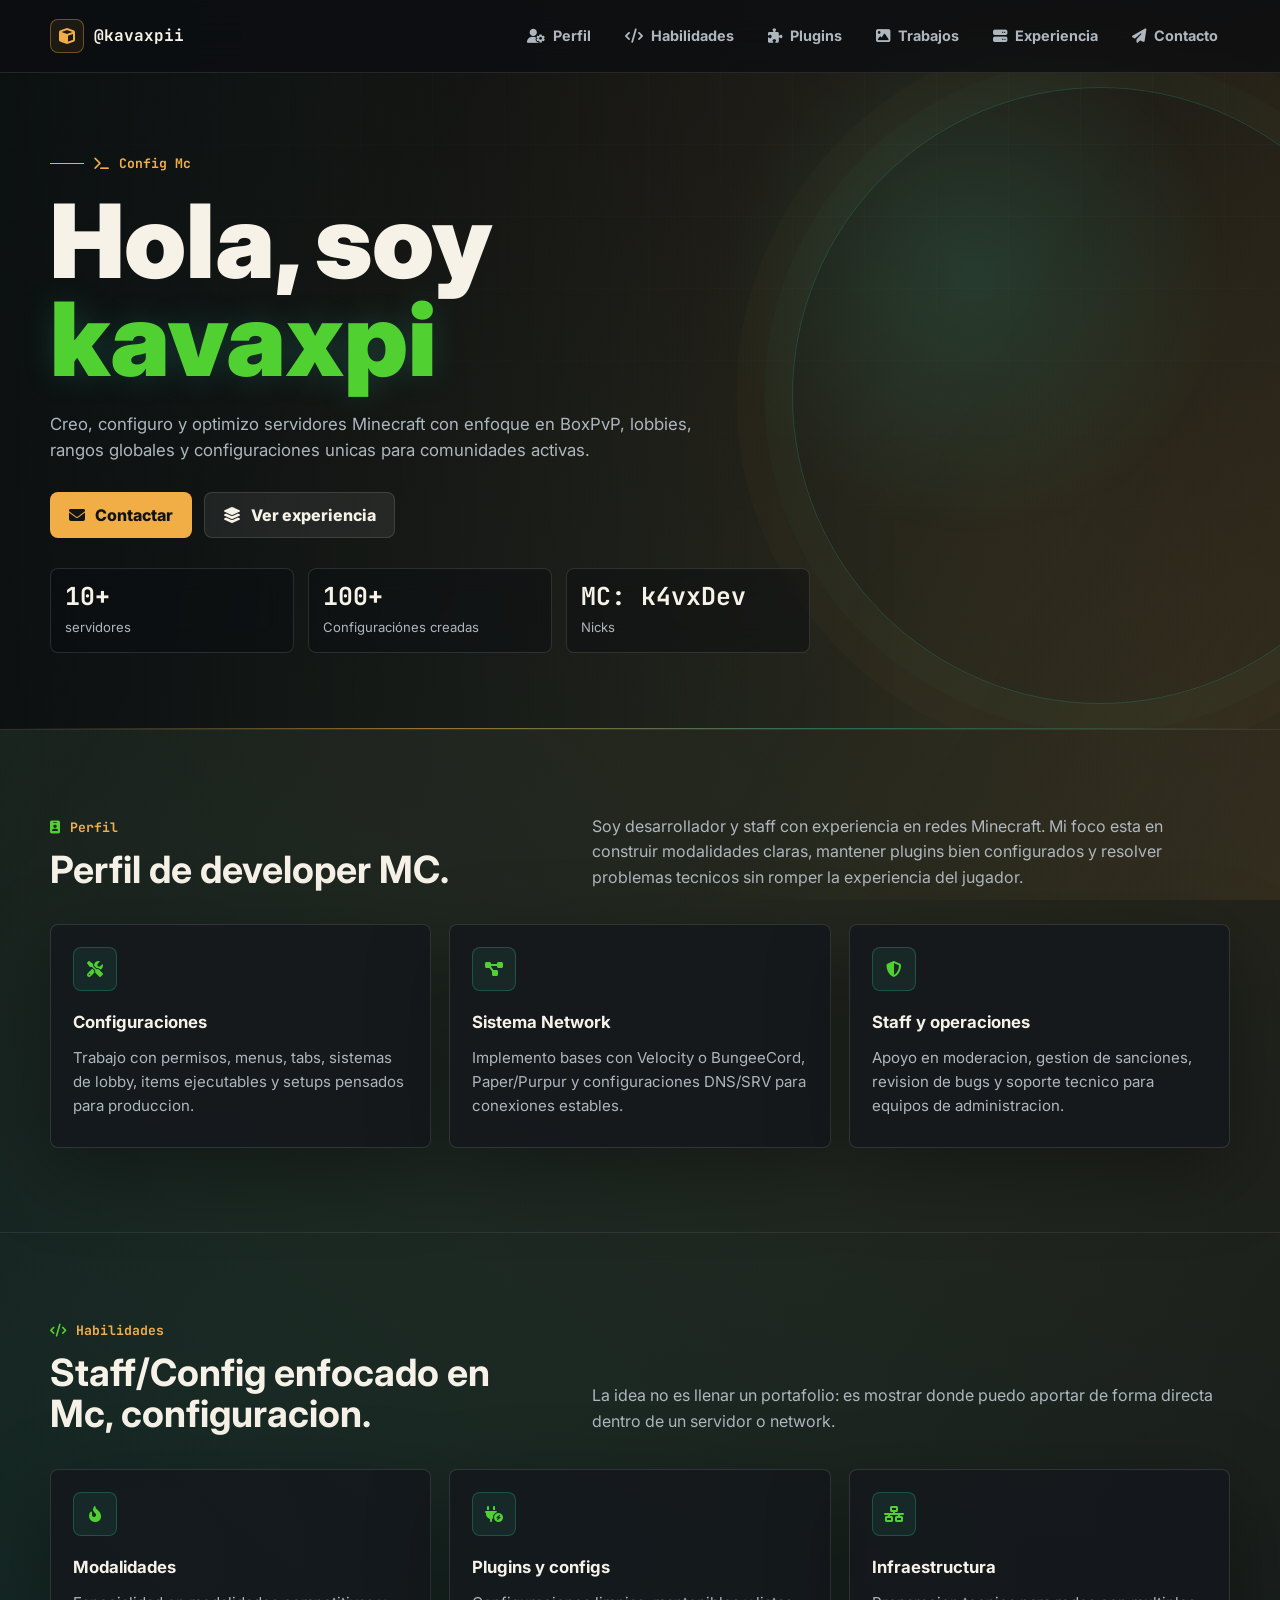
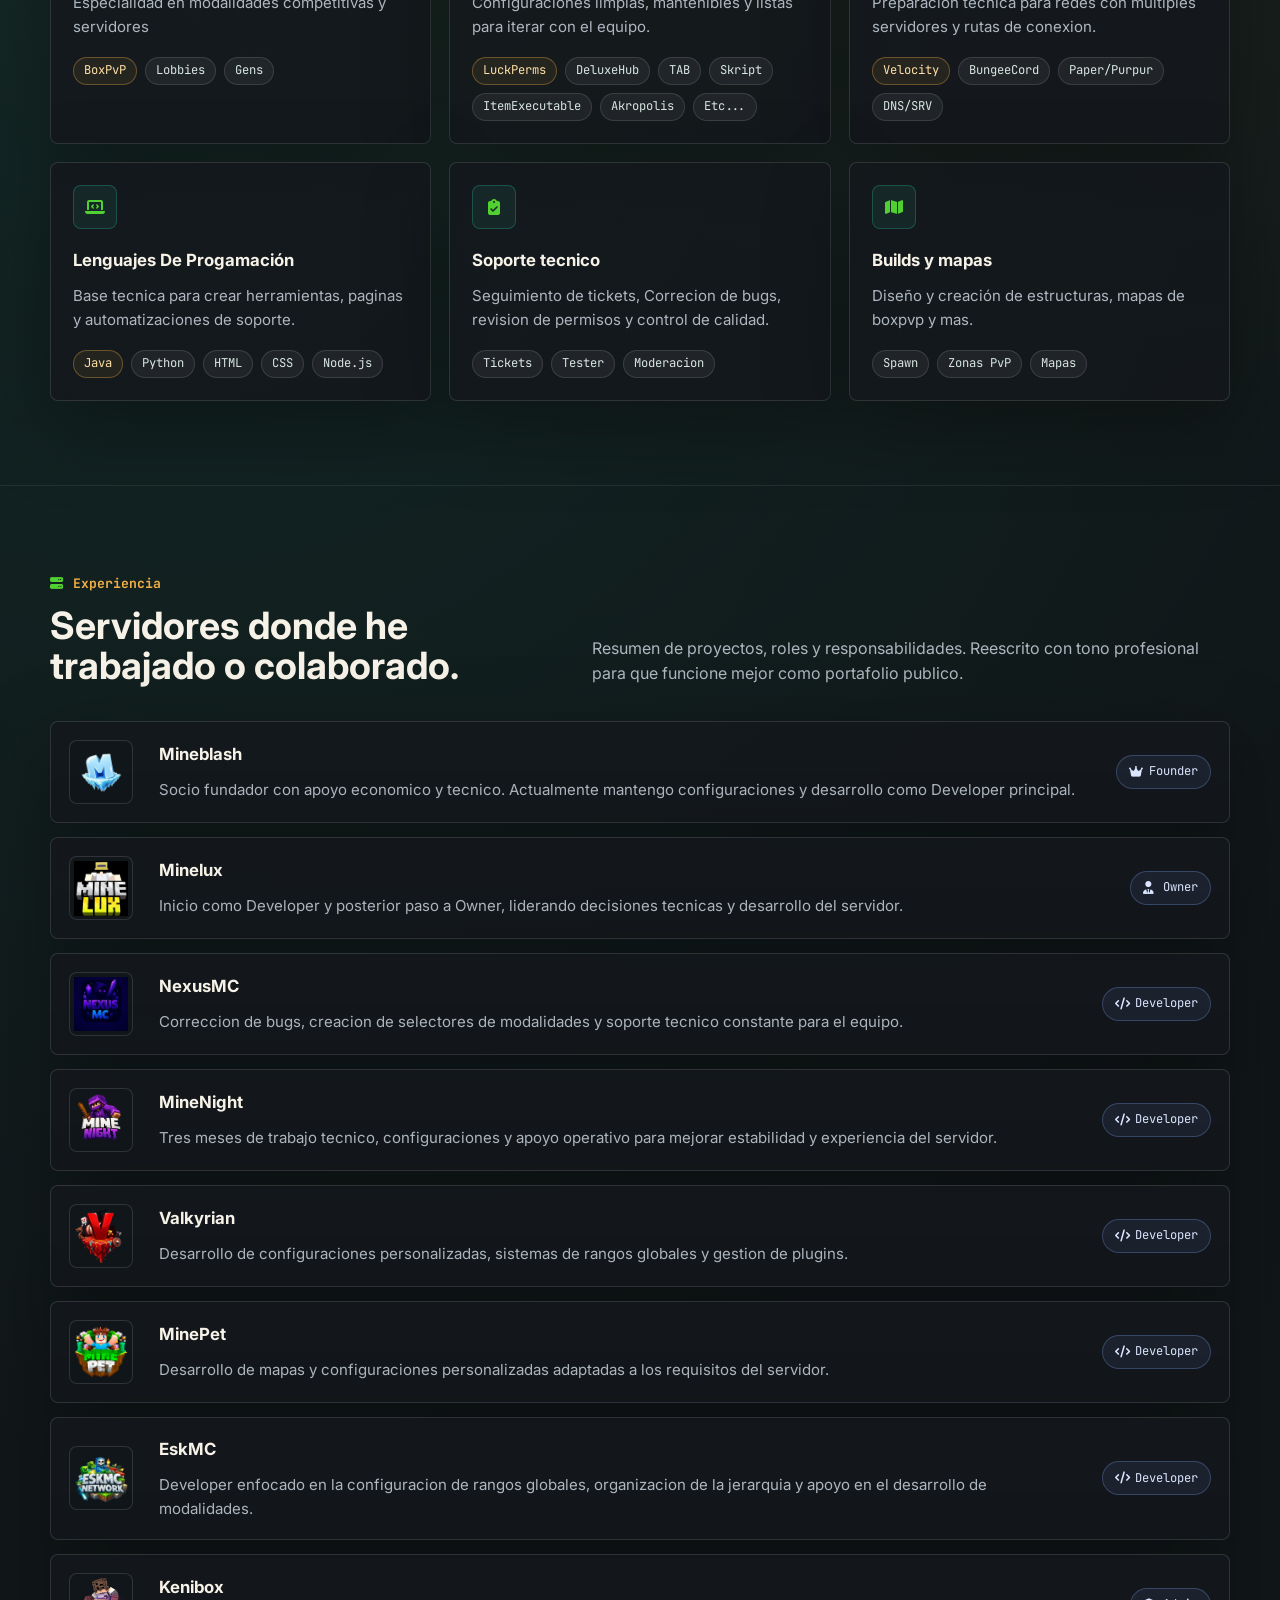
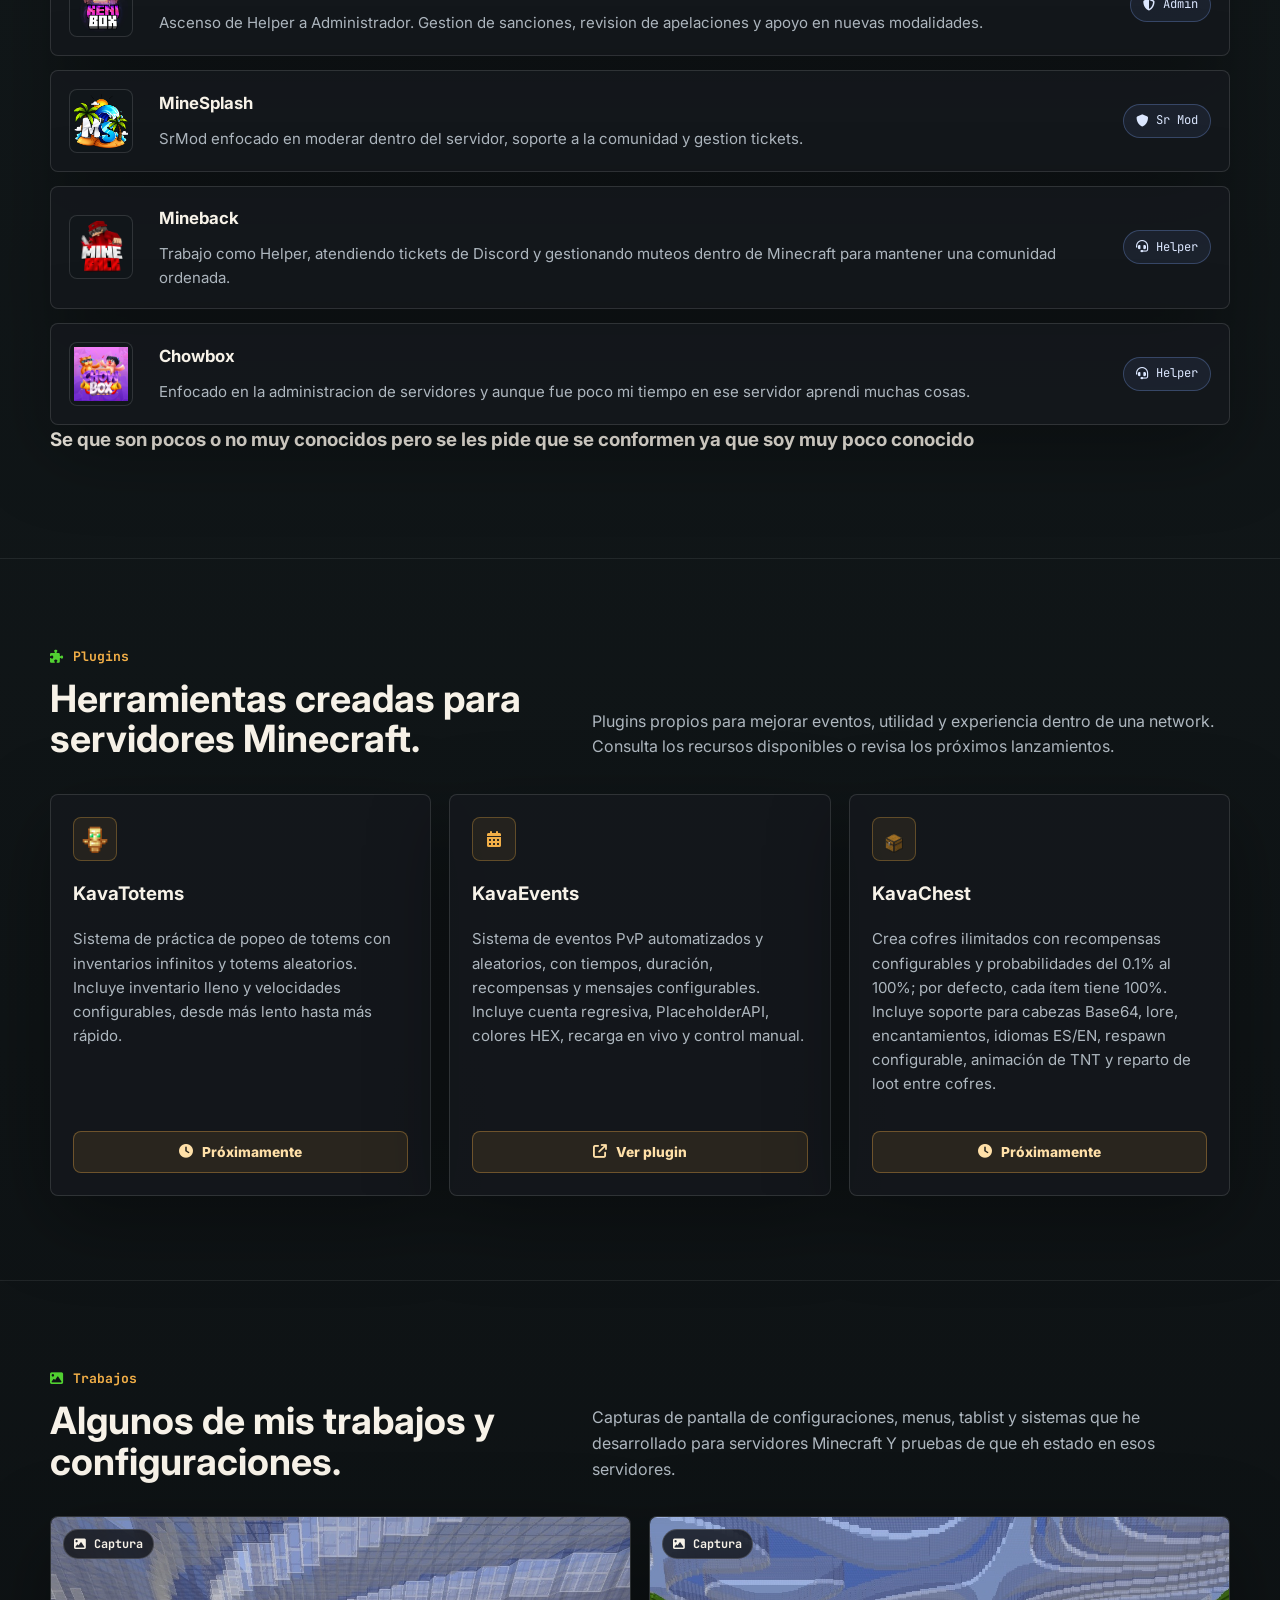
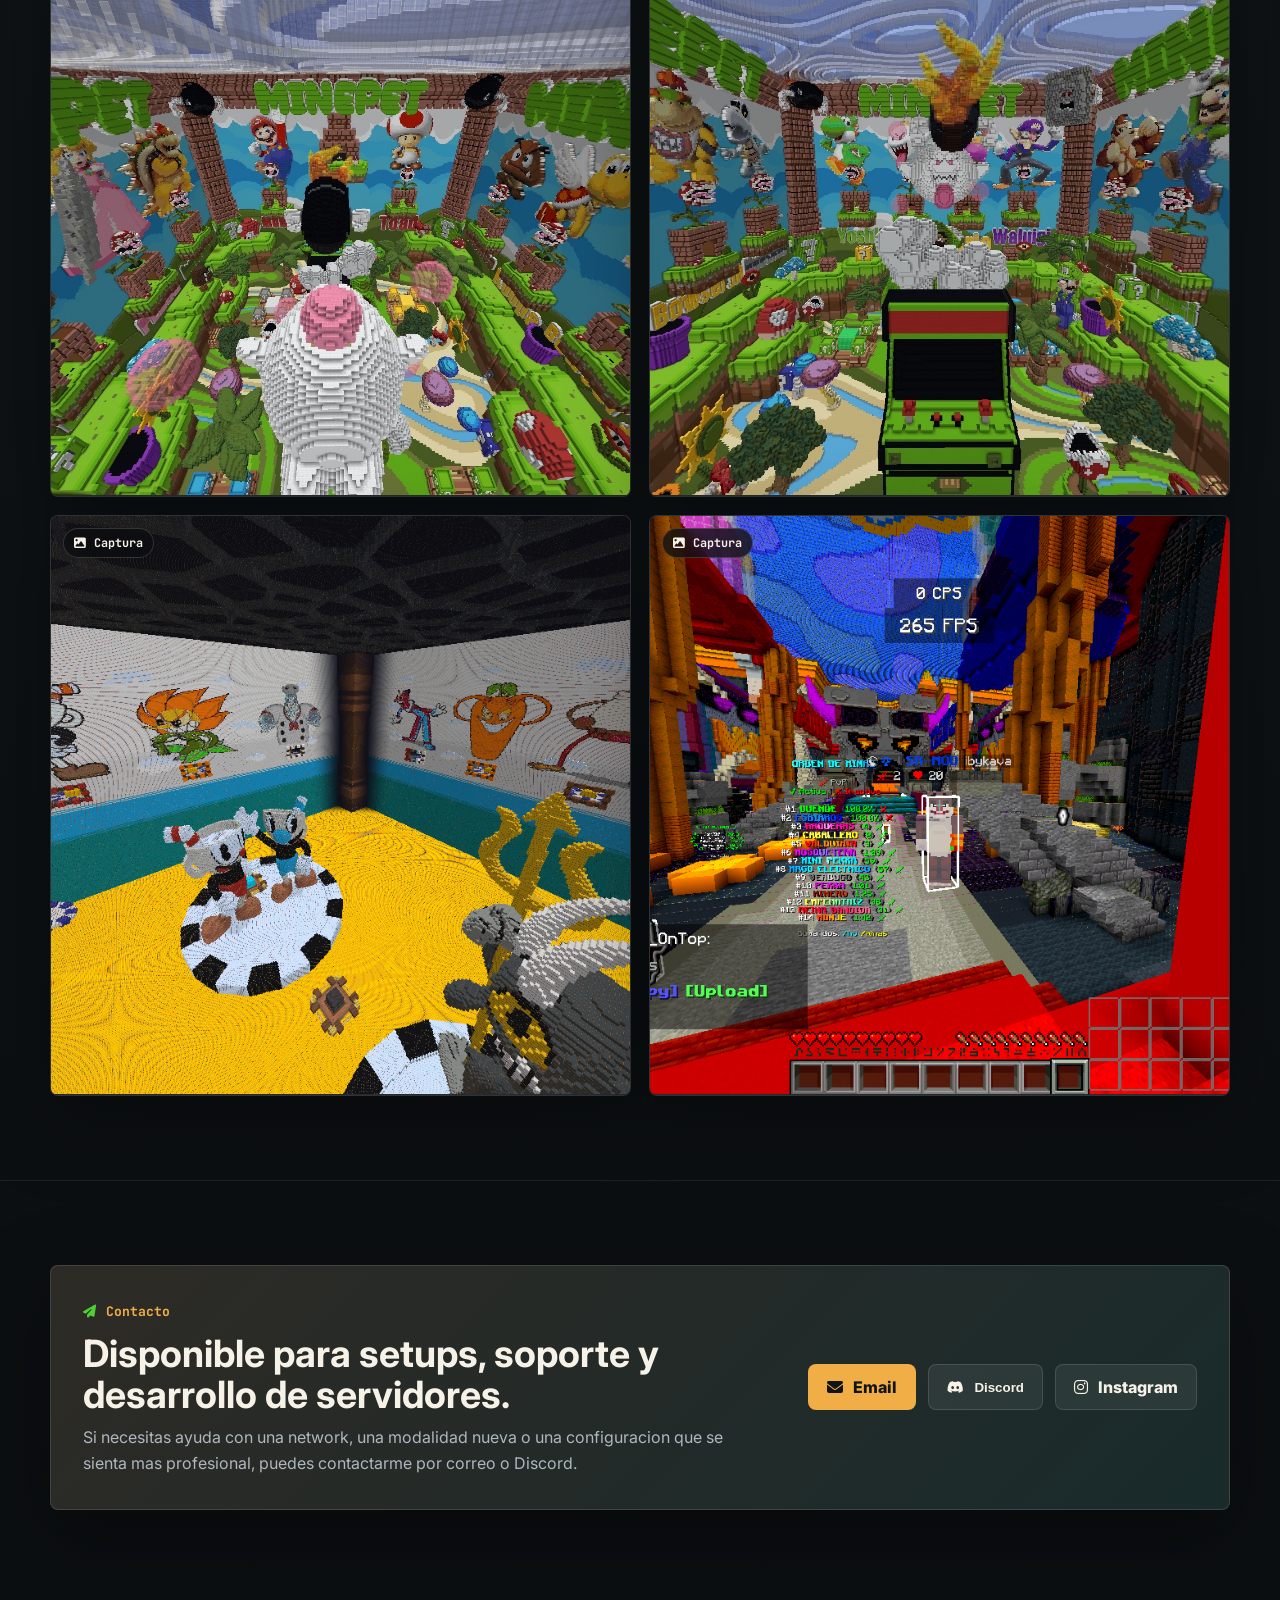
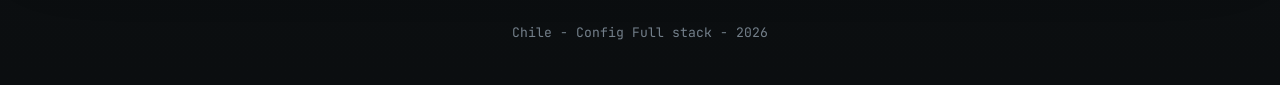
<file: index.html>
<!DOCTYPE html>
<html lang="es">
<head>
    <meta charset="UTF-8">
    <meta name="viewport" content="width=device-width, initial-scale=1.0">
    <meta name="description" content="Portafolio de kavaxpi, creador de plugins y Network Developer para servidores Minecraft.">
    <title>Portafolio | kavaxpi</title>
    <link rel="preconnect" href="https://fonts.googleapis.com">
    <link rel="preconnect" href="https://fonts.gstatic.com" crossorigin>
    <link href="https://fonts.googleapis.com/css2?family=Inter:wght@400;500;600;700;800;900&family=JetBrains+Mono:wght@400;600;700&display=swap" rel="stylesheet">
    <link rel="stylesheet" href="https://cdnjs.cloudflare.com/ajax/libs/font-awesome/6.7.2/css/all.min.css">
    <script>document.documentElement.classList.add('js');</script>
    <style>
        :root {
            --bg: #0c0e11;
            --bg-soft: #12161a;
            --panel: rgba(20, 24, 28, 0.86);
            --panel-strong: #171c21;
            --line: rgba(255, 255, 255, 0.12);
            --line-strong: rgba(255, 255, 255, 0.2);
            --text: #f7f2e8;
            --muted: #aeb7bf;
            --dim: #737f8a;
            --accent: #f1ae47;
            --accent-2: #51d031;
            --accent-3: #83a8ff;
            --shadow: 0 24px 80px rgba(0, 0, 0, 0.34);
            --radius: 8px;
            --max: 1180px;
        }

        * {
            box-sizing: border-box;
            letter-spacing: 0;
        }

        html {
            scroll-behavior: smooth;
            scroll-padding-top: 88px;
        }

        body {
            margin: 0;
            color: var(--text);
            background:
                radial-gradient(circle at 78% 8%, rgba(241, 174, 71, 0.12), transparent 26%),
                radial-gradient(circle at 12% 24%, rgba(49, 208, 170, 0.1), transparent 30%),
                linear-gradient(180deg, #0d1113 0%, #111719 48%, #0b0e10 100%),
                var(--bg);
            font-family: "Inter", system-ui, sans-serif;
            line-height: 1.6;
            overflow-x: hidden;
        }

        body::before {
            content: "";
            position: fixed;
            inset: 0;
            z-index: -2;
            background-image:
                linear-gradient(rgba(255, 255, 255, 0.045) 1px, transparent 1px),
                linear-gradient(90deg, rgba(255, 255, 255, 0.035) 1px, transparent 1px);
            background-size: 72px 72px;
            mask-image: linear-gradient(to bottom, rgba(0, 0, 0, 0.5), transparent 78%);
            pointer-events: none;
        }

        body::after {
            content: "";
            position: fixed;
            inset: 0;
            z-index: -1;
            background:
                linear-gradient(120deg, rgba(49, 208, 170, 0.08), transparent 30%),
                linear-gradient(300deg, rgba(241, 174, 71, 0.08), transparent 34%);
            pointer-events: none;
        }

        a {
            color: inherit;
        }

        img {
            max-width: 100%;
            display: block;
        }

        .wrap {
            width: min(var(--max), calc(100% - 40px));
            margin: 0 auto;
        }

        .site-nav {
            position: fixed;
            inset: 0 0 auto;
            z-index: 50;
            border-bottom: 1px solid rgba(255, 255, 255, 0.1);
            background: rgba(12, 14, 17, 0.78);
            backdrop-filter: blur(20px) saturate(1.3);
        }

        .nav-inner {
            height: 72px;
            display: flex;
            align-items: center;
            justify-content: space-between;
            gap: 24px;
        }

        .brand {
            display: inline-flex;
            align-items: center;
            gap: 10px;
            color: var(--text);
            font-family: "JetBrains Mono", monospace;
            font-weight: 700;
            text-decoration: none;
            white-space: nowrap;
        }

        .brand-mark {
            width: 34px;
            height: 34px;
            display: inline-grid;
            place-items: center;
            border: 1px solid rgba(241, 174, 71, 0.38);
            border-radius: var(--radius);
            color: var(--accent);
            background: rgba(241, 174, 71, 0.08);
        }

        .nav-links {
            display: flex;
            align-items: center;
            gap: 10px;
        }

        .nav-links a {
            display: inline-flex;
            align-items: center;
            gap: 8px;
            padding: 10px 12px;
            border-radius: var(--radius);
            color: var(--muted);
            font-size: 0.9rem;
            font-weight: 700;
            text-decoration: none;
            transition: color 0.2s ease, background 0.2s ease;
        }

        .nav-links a:hover,
        .nav-links a:focus-visible {
            color: var(--text);
            background: rgba(255, 255, 255, 0.08);
            outline: none;
        }

        .menu-toggle {
            width: 42px;
            height: 42px;
            display: none;
            place-items: center;
            border: 1px solid var(--line);
            border-radius: var(--radius);
            color: var(--text);
            background: rgba(255, 255, 255, 0.06);
            cursor: pointer;
        }

        .hero {
            min-height: 78vh;
            display: flex;
            align-items: flex-end;
            padding: 112px 0 42px;
            position: relative;
            background:
                linear-gradient(90deg, rgba(9, 12, 14, 0.8), transparent 70%),
                radial-gradient(circle at 76% 38%, rgba(49, 208, 170, 0.15), transparent 24%);
            overflow: hidden;
        }

        .hero::before {
            content: "";
            position: absolute;
            width: min(48vw, 620px);
            aspect-ratio: 1;
            right: -10vw;
            top: 12%;
            border: 1px solid rgba(49, 208, 170, 0.2);
            border-radius: 50%;
            box-shadow: 0 0 0 28px rgba(49, 208, 170, 0.025), 0 0 0 56px rgba(241, 174, 71, 0.025);
            pointer-events: none;
        }

        .hero::after {
            content: "";
            position: absolute;
            inset: auto 0 0;
            height: 1px;
            background: linear-gradient(90deg, transparent, rgba(241, 174, 71, 0.6), rgba(49, 208, 170, 0.4), transparent);
        }

        .hero-content {
            position: relative;
            z-index: 1;
            max-width: 760px;
            padding: 34px 0;
        }

        .eyebrow {
            display: inline-flex;
            align-items: center;
            gap: 10px;
            color: var(--accent);
            font-family: "JetBrains Mono", monospace;
            font-size: 0.82rem;
            font-weight: 700;
            margin-bottom: 18px;
        }

        .eyebrow::before {
            content: "";
            width: 34px;
            height: 1px;
            background: currentColor;
        }

        h1,
        h2,
        h3,
        p {
            margin-top: 0;
        }

        h1 {
            margin-bottom: 22px;
            font-size: 3.05rem;
            line-height: 0.96;
            font-weight: 900;
        }

        .hero-name {
            color: var(--accent-2);
            text-shadow: 0 0 32px rgba(49, 208, 170, 0.18);
        }

        .hero-text {
            max-width: 650px;
            color: var(--muted);
            font-size: 1.05rem;
            margin-bottom: 28px;
        }

        .hero-actions,
        .contact-actions {
            display: flex;
            flex-wrap: wrap;
            gap: 12px;
        }

        .btn {
            min-height: 46px;
            display: inline-flex;
            align-items: center;
            justify-content: center;
            gap: 10px;
            border: 1px solid transparent;
            border-radius: var(--radius);
            padding: 0 18px;
            color: #111417;
            background: var(--accent);
            font-weight: 800;
            text-decoration: none;
            cursor: pointer;
            transition: transform 0.2s ease, box-shadow 0.2s ease, border-color 0.2s ease, background 0.2s ease;
        }

        .btn:hover,
        .btn:focus-visible {
            transform: translateY(-2px);
            box-shadow: 0 16px 35px rgba(241, 174, 71, 0.22);
            outline: none;
        }

        .btn.secondary {
            color: var(--text);
            background: rgba(255, 255, 255, 0.07);
            border-color: var(--line);
        }

        .btn.secondary:hover,
        .btn.secondary:focus-visible {
            border-color: rgba(49, 208, 170, 0.5);
            box-shadow: 0 16px 35px rgba(49, 208, 170, 0.12);
        }

        .hero-meta {
            display: grid;
            grid-template-columns: repeat(3, minmax(0, 1fr));
            gap: 14px;
            width: min(760px, 100%);
            margin-top: 30px;
        }

        .metric {
            padding: 14px;
            border: 1px solid var(--line);
            border-radius: var(--radius);
            background: rgba(12, 14, 17, 0.48);
            backdrop-filter: blur(12px);
        }

        .metric strong {
            display: block;
            color: var(--text);
            font-family: "JetBrains Mono", monospace;
            font-size: 1.55rem;
            line-height: 1.1;
        }

        .metric span {
            display: block;
            color: var(--muted);
            font-size: 0.82rem;
            margin-top: 6px;
        }

        .section {
            padding: 84px 0;
            border-top: 1px solid rgba(255, 255, 255, 0.08);
        }

        .section-head {
            display: grid;
            grid-template-columns: minmax(0, 0.8fr) minmax(0, 1fr);
            gap: 32px;
            align-items: end;
            margin-bottom: 34px;
        }

        .section-label {
            display: inline-flex;
            align-items: center;
            gap: 10px;
            color: var(--accent);
            font-family: "JetBrains Mono", monospace;
            font-size: 0.82rem;
            font-weight: 700;
            margin-bottom: 12px;
        }

        .section-label i {
            color: var(--accent-2);
        }

        .section h2 {
            color: var(--text);
            font-size: 2.35rem;
            line-height: 1.08;
            margin-bottom: 0;
        }

        .section-intro {
            color: var(--muted);
            margin-bottom: 0;
        }

        .profile-grid,
        .skills-grid,
        .plugin-grid {
            display: grid;
            grid-template-columns: repeat(3, minmax(0, 1fr));
            gap: 18px;
        }

        .profile-card,
        .skill-card,
        .plugin-card,
        .work-card,
        .review-card,
        .experience-card {
            border: 1px solid var(--line);
            border-radius: var(--radius);
            background: var(--panel);
            box-shadow: var(--shadow);
        }

        .profile-card,
        .skill-card {
            padding: 22px;
            min-height: 224px;
            transition: transform 0.22s ease, border-color 0.22s ease, background 0.22s ease;
        }

        .profile-card:hover,
        .skill-card:hover,
        .plugin-card:hover,
        .work-card:hover,
        .review-card:hover,
        .experience-card:hover {
            transform: translateY(-4px);
            border-color: rgba(241, 174, 71, 0.38);
            background: rgba(25, 30, 35, 0.96);
        }

        .icon-box {
            width: 44px;
            height: 44px;
            display: grid;
            place-items: center;
            border: 1px solid rgba(49, 208, 170, 0.26);
            border-radius: var(--radius);
            color: var(--accent-2);
            background: rgba(49, 208, 170, 0.08);
            margin-bottom: 18px;
        }

        .profile-card h3,
        .skill-card h3,
        .work-card h3,
        .review-card h3,
        .experience-card h3 {
            font-size: 1.05rem;
            margin-bottom: 10px;
        }

        .profile-card p,
        .skill-card p,
        .work-card p,
        .review-card p,
        .experience-card p {
            color: var(--muted);
            margin-bottom: 0;
            font-size: 0.94rem;
        }

        .tag-row {
            display: flex;
            flex-wrap: wrap;
            gap: 8px;
            margin-top: 18px;
        }

        .tag {
            display: inline-flex;
            align-items: center;
            min-height: 28px;
            padding: 0 10px;
            border: 1px solid rgba(255, 255, 255, 0.12);
            border-radius: 999px;
            color: #d9e7e2;
            background: rgba(255, 255, 255, 0.055);
            font-family: "JetBrains Mono", monospace;
            font-size: 0.76rem;
            white-space: nowrap;
        }

        .tag.hot {
            border-color: rgba(241, 174, 71, 0.34);
            color: #ffe0a8;
            background: rgba(241, 174, 71, 0.08);
        }

        .showcase-grid {
            display: grid;
            grid-template-columns: 1.18fr 0.82fr;
            gap: 18px;
            align-items: start;
        }

        .work-grid,
        .review-grid {
            display: grid;
            gap: 18px;
        }

        .work-grid {
            grid-template-columns: repeat(2, minmax(0, 1fr));
        }

        .work-card,
        .review-card {
            overflow: hidden;
            transition: transform 0.22s ease, border-color 0.22s ease, background 0.22s ease;
        }

        .plugin-card {
            display: flex;
            min-height: 260px;
            flex-direction: column;
            padding: 22px;
            transition: transform 0.22s ease, border-color 0.22s ease, background 0.22s ease;
        }

        .plugin-card .icon-box {
            color: var(--accent);
            border-color: rgba(241, 174, 71, 0.3);
            background: rgba(241, 174, 71, 0.08);
        }

        .plugin-card .icon-box img {
            width: 28px;
            height: 28px;
            object-fit: contain;
        }

        .plugin-card p {
            flex: 1;
            color: var(--muted);
            font-size: 0.94rem;
        }

        .plugin-link {
            display: inline-flex;
            align-items: center;
            justify-content: center;
            gap: 9px;
            min-height: 42px;
            margin-top: 20px;
            border: 1px solid rgba(241, 174, 71, 0.34);
            border-radius: var(--radius);
            color: #ffe0a8;
            background: rgba(241, 174, 71, 0.1);
            font-size: 0.86rem;
            font-weight: 800;
            text-decoration: none;
            transition: background 0.2s ease, border-color 0.2s ease, transform 0.2s ease;
        }

        .plugin-link:hover,
        .plugin-link:focus-visible {
            transform: translateY(-2px);
            border-color: var(--accent);
            background: rgba(241, 174, 71, 0.18);
            outline: none;
        }

        .work-card.featured {
            grid-column: 1 / -1;
        }

        .work-media {
            position: relative;
            aspect-ratio: 16 / 9;
            overflow: hidden;
            background: #101418;
            border-bottom: 1px solid rgba(255, 255, 255, 0.09);
        }

        .work-card:not(.featured) .work-media {
            aspect-ratio: 1 / 1;
        }

        .work-media img {
            width: 100%;
            height: 100%;
            object-fit: cover;
            transition: transform 0.45s ease;
        }

        .work-card:hover .work-media img {
            transform: scale(1.045);
        }

        .work-type {
            position: absolute;
            top: 12px;
            left: 12px;
            min-height: 30px;
            display: inline-flex;
            align-items: center;
            gap: 8px;
            padding: 0 10px;
            border: 1px solid rgba(255, 255, 255, 0.16);
            border-radius: 999px;
            color: var(--text);
            background: rgba(12, 14, 17, 0.76);
            backdrop-filter: blur(10px);
            font-family: "JetBrains Mono", monospace;
            font-size: 0.74rem;
            font-weight: 700;
        }

        .work-body,
        .review-card {
            padding: 18px;
        }

        .review-card {
            min-height: 182px;
        }

        .review-stars {
            display: flex;
            gap: 4px;
            color: var(--accent);
            margin-bottom: 12px;
        }

        .review-author {
            display: flex;
            align-items: center;
            justify-content: space-between;
            gap: 12px;
            margin-top: 18px;
            color: var(--dim);
            font-family: "JetBrains Mono", monospace;
            font-size: 0.78rem;
        }

        .experience-list {
            display: grid;
            gap: 14px;
        }

        .experience-card {
            display: grid;
            grid-template-columns: 72px minmax(0, 1fr) auto;
            gap: 18px;
            align-items: center;
            padding: 18px;
            transition: transform 0.22s ease, border-color 0.22s ease, background 0.22s ease;
        }

        .server-logo {
            width: 64px;
            height: 64px;
            display: grid;
            place-items: center;
            overflow: hidden;
            border: 1px solid rgba(255, 255, 255, 0.13);
            border-radius: var(--radius);
            background: #11161a;
            color: var(--accent);
            font-family: "JetBrains Mono", monospace;
            font-size: 0.68rem;
            font-weight: 700;
            text-align: center;
            line-height: 1.1;
        }

        .server-logo img {
            width: 100%;
            height: 100%;
            object-fit: contain;
            padding: 4px;
        }

        .fallback {
            display: none;
        }

        .experience-meta {
            display: flex;
            flex-direction: column;
            align-items: flex-end;
            gap: 8px;
        }

        .role,
        .status {
            display: inline-flex;
            align-items: center;
            gap: 8px;
            min-height: 34px;
            padding: 0 12px;
            border: 1px solid rgba(131, 168, 255, 0.28);
            border-radius: 999px;
            color: #dce7ff;
            background: rgba(131, 168, 255, 0.08);
            font-family: "JetBrains Mono", monospace;
            font-size: 0.76rem;
            white-space: nowrap;
        }

        .role i,
        .status i {
            width: 1em;
            text-align: center;
        }

        .status {
            border-color: rgba(255, 255, 255, 0.14);
            color: var(--text);
            background: rgba(255, 255, 255, 0.06);
        }

        .status-active {
            border-color: rgba(49, 208, 170, 0.34);
            color: #c9fff2;
            background: rgba(49, 208, 170, 0.1);
        }

        .status-inactive {
            border-color: rgba(174, 183, 191, 0.28);
            color: #d4dbe1;
            background: rgba(174, 183, 191, 0.08);
        }

        .status-resign {
            border-color: rgba(241, 174, 71, 0.34);
            color: #ffe0a8;
            background: rgba(241, 174, 71, 0.1);
        }

        .contact-band {
            display: grid;
            grid-template-columns: minmax(0, 1fr) auto;
            gap: 28px;
            align-items: center;
            border: 1px solid var(--line);
            border-radius: var(--radius);
            padding: 32px;
            background:
                linear-gradient(135deg, rgba(241, 174, 71, 0.1), rgba(49, 208, 170, 0.08)),
                var(--panel-strong);
            box-shadow: var(--shadow);
        }

        .contact-band h2 {
            margin-bottom: 10px;
        }

        .contact-band p {
            color: var(--muted);
            margin-bottom: 0;
            max-width: 680px;
        }

        .toast {
            position: fixed;
            left: 50%;
            bottom: 22px;
            z-index: 80;
            transform: translate(-50%, 18px);
            padding: 12px 16px;
            border: 1px solid rgba(49, 208, 170, 0.35);
            border-radius: var(--radius);
            color: var(--text);
            background: rgba(13, 17, 20, 0.94);
            box-shadow: var(--shadow);
            opacity: 0;
            pointer-events: none;
            transition: opacity 0.2s ease, transform 0.2s ease;
            font-weight: 700;
        }

        .toast.show {
            opacity: 1;
            transform: translate(-50%, 0);
        }

        footer {
            padding: 28px 0 42px;
            color: var(--dim);
            font-family: "JetBrains Mono", monospace;
            font-size: 0.82rem;
            text-align: center;
        }

        .js .reveal {
            opacity: 0;
            transform: translateY(18px);
            transition: opacity 0.55s ease, transform 0.55s ease;
        }

        .js .reveal.is-visible {
            opacity: 1;
            transform: translateY(0);
        }

        @media (min-width: 760px) {
            h1 {
                font-size: 5.2rem;
            }
        }

        @media (min-width: 1120px) {
            h1 {
                font-size: 6.4rem;
            }
        }

        @media (max-width: 920px) {
            .section-head,
            .showcase-grid,
            .contact-band {
                grid-template-columns: 1fr;
            }

            .profile-grid,
            .skills-grid,
            .plugin-grid {
                grid-template-columns: 1fr 1fr;
            }

            .contact-actions {
                justify-content: flex-start;
            }
        }

        @media (max-width: 760px) {
            .wrap {
                width: min(100% - 28px, var(--max));
            }

            .nav-inner {
                height: 66px;
            }

            .menu-toggle {
                display: inline-grid;
            }

            .nav-links {
                position: fixed;
                top: 78px;
                left: 14px;
                right: 14px;
                display: grid;
                gap: 6px;
                padding: 10px;
                border: 1px solid var(--line);
                border-radius: var(--radius);
                background: rgba(12, 14, 17, 0.96);
                box-shadow: var(--shadow);
                opacity: 0;
                pointer-events: none;
                transform: translateY(-8px);
                transition: opacity 0.2s ease, transform 0.2s ease;
            }

            .nav-links.open {
                opacity: 1;
                pointer-events: auto;
                transform: translateY(0);
            }

            .nav-links a {
                min-height: 42px;
            }

            .hero {
                min-height: 78vh;
                padding: 96px 0 38px;
                background-position: 62% center;
            }

            h1 {
                font-size: 3rem;
            }

            .hero-text {
                font-size: 1rem;
            }

            .hero-meta,
            .profile-grid,
            .skills-grid,
            .plugin-grid,
            .work-grid {
                grid-template-columns: 1fr;
            }

            .section {
                padding: 64px 0;
            }

            .section h2 {
                font-size: 2rem;
            }

            .experience-card {
                grid-template-columns: 58px minmax(0, 1fr);
                align-items: start;
            }

            .server-logo {
                width: 56px;
                height: 56px;
            }

            .experience-meta {
                grid-column: 2;
                align-items: flex-start;
                justify-self: start;
                margin-top: 2px;
            }

            .contact-band {
                padding: 24px;
            }

            .contact-actions .btn,
            .hero-actions .btn {
                width: 100%;
            }
        }

        @media (prefers-reduced-motion: reduce) {
            *,
            *::before,
            *::after {
                scroll-behavior: auto !important;
                transition: none !important;
                animation: none !important;
            }
        }
    </style>
</head>
<body>
    <nav class="site-nav" aria-label="Navegacion principal">
        <div class="wrap nav-inner">
            <a class="brand" href="#inicio" aria-label="Ir al inicio">
                <span class="brand-mark"><i class="fa-solid fa-cube"></i></span>
                <span>@kavaxpii</span>
            </a>

            <button class="menu-toggle" type="button" aria-label="Abrir menu" aria-controls="nav-links" aria-expanded="false">
                <i class="fa-solid fa-bars"></i>
            </button>

            <div class="nav-links" id="nav-links">
                <a href="#perfil"><i class="fa-solid fa-user-gear"></i> Perfil</a>
                <a href="#habilidades"><i class="fa-solid fa-code"></i> Habilidades</a>
                <a href="#plugins"><i class="fa-solid fa-puzzle-piece"></i> Plugins</a>
                <a href="#trabajos"><i class="fa-solid fa-image"></i> Trabajos</a>
                <a href="#experiencia"><i class="fa-solid fa-server"></i> Experiencia</a>
                <a href="#contacto"><i class="fa-solid fa-paper-plane"></i> Contacto</a>
            </div>
        </div>
    </nav>

    <main id="inicio">
        <section class="hero">
            <div class="wrap">
                <div class="hero-content">
                    <span class="eyebrow"><i class="fa-solid fa-terminal"></i>Config Mc</span>
                    <h1>Hola, soy <span class="hero-name">kavaxpi</span></h1>
                    <p class="hero-text">
                        Creo, configuro y optimizo servidores Minecraft con enfoque en BoxPvP, lobbies,
                        rangos globales y configuraciones unicas para comunidades activas.
                    </p>

                    <div class="hero-actions">
                        <a class="btn" href="mailto:kavaxpidev@gmail.com">
                            <i class="fa-solid fa-envelope"></i>
                            Contactar
                        </a>
                        <a class="btn secondary" href="#experiencia">
                            <i class="fa-solid fa-layer-group"></i>
                            Ver experiencia
                        </a>
                    </div>

                    <div class="hero-meta" aria-label="Resumen profesional">
                        <div class="metric">
                            <strong>10+</strong>
                            <span>servidores</span>
                        </div>
                        <div class="metric">
                            <strong>100+</strong>
                            <span>Configuraciónes creadas</span>
                        </div>
                        <div class="metric">
                            <strong>MC: k4vxDev</strong>
                            <span>Nicks</span>
                        </div>
                    </div>
                </div>
            </div>
        </section>

        <section class="section" id="perfil">
            <div class="wrap">
                <div class="section-head reveal">
                    <div>
                        <span class="section-label"><i class="fa-solid fa-id-badge"></i> Perfil</span>
                        <h2>Perfil de developer 
                            MC.</h2>
                    </div>
                    <p class="section-intro">
                        Soy desarrollador y staff con experiencia en redes Minecraft. Mi foco esta en
                        construir modalidades claras, mantener plugins bien configurados y resolver
                        problemas tecnicos sin romper la experiencia del jugador.
                    </p>
                </div>

                <div class="profile-grid">
                    <article class="profile-card reveal">
                        <div class="icon-box"><i class="fa-solid fa-screwdriver-wrench"></i></div>
                        <h3>Configuraciones </h3>
                        <p>Trabajo con permisos, menus, tabs, sistemas de lobby, items ejecutables y setups pensados para produccion.</p>
                    </article>

                    <article class="profile-card reveal">
                        <div class="icon-box"><i class="fa-solid fa-diagram-project"></i></div>
                        <h3>Sistema Network</h3>
                        <p>Implemento bases con Velocity o BungeeCord, Paper/Purpur y configuraciones DNS/SRV para conexiones estables.</p>
                    </article>

                    <article class="profile-card reveal">
                        <div class="icon-box"><i class="fa-solid fa-shield-halved"></i></div>
                        <h3>Staff y operaciones</h3>
                        <p>Apoyo en moderacion, gestion de sanciones, revision de bugs y soporte tecnico para equipos de administracion.</p>
                    </article>
                </div>
            </div>
        </section>

        <section class="section" id="habilidades">
            <div class="wrap">
                <div class="section-head reveal">
                    <div>
                        <span class="section-label"><i class="fa-solid fa-code"></i> Habilidades</span>
                        <h2>Staff/Config enfocado en Mc, configuracion.</h2>
                    </div>
                    <p class="section-intro">
                        La idea no es llenar un portafolio: es mostrar donde puedo aportar de forma directa
                        dentro de un servidor o network.
                    </p>
                </div>

                <div class="skills-grid">
                    <article class="skill-card reveal">
                        <div class="icon-box"><i class="fa-solid fa-fire-flame-curved"></i></div>
                        <h3>Modalidades</h3>
                        <p>Especialidad en modalidades competitivas y servidores </p>
                        <div class="tag-row">
                            <span class="tag hot">BoxPvP</span>
                            <span class="tag">Lobbies</span>
                            <span class="tag">Gens</span>
                        </div>
                    </article>

                    <article class="skill-card reveal">
                        <div class="icon-box"><i class="fa-solid fa-plug-circle-bolt"></i></div>
                        <h3>Plugins y configs</h3>
                        <p>Configuraciones limpias, mantenibles y listas para iterar con el equipo.</p>
                        <div class="tag-row">
                            <span class="tag hot">LuckPerms</span>
                            <span class="tag">DeluxeHub</span>
                            <span class="tag">TAB</span>
                            <span class="tag">Skript</span>
                            <span class="tag">ItemExecutable</span>
                            <span class="tag">Akropolis</span>
                            <span class="tag">Etc...</span>
                        </div>
                    </article>

                    <article class="skill-card reveal">
                        <div class="icon-box"><i class="fa-solid fa-network-wired"></i></div>
                        <h3>Infraestructura</h3>
                        <p>Preparacion tecnica para redes con multiples servidores y rutas de conexion.</p>
                        <div class="tag-row">
                            <span class="tag hot">Velocity</span>
                            <span class="tag">BungeeCord</span>
                            <span class="tag">Paper/Purpur</span>
                            <span class="tag">DNS/SRV</span>
                        </div>
                    </article>

                    <article class="skill-card reveal">
                        <div class="icon-box"><i class="fa-solid fa-laptop-code"></i></div>
                        <h3>Lenguajes De Progamación</h3>
                        <p>Base tecnica para crear herramientas, paginas y automatizaciones de soporte.</p>
                        <div class="tag-row">
                            <span class="tag hot">Java</span>
                            <span class="tag">Python</span>
                            <span class="tag">HTML</span>
                            <span class="tag">CSS</span>
                            <span class="tag">Node.js</span>
                        </div>
                    </article>

                    <article class="skill-card reveal">
                        <div class="icon-box"><i class="fa-solid fa-clipboard-check"></i></div>
                        <h3>Soporte tecnico</h3>
                        <p>Seguimiento de tickets, Correcion de bugs, revision de permisos y control de calidad.</p>
                        <div class="tag-row">
                            <span class="tag">Tickets</span>
                            <span class="tag">Tester</span>
                            <span class="tag">Moderacion</span>
                        </div>
                    </article>

                    <article class="skill-card reveal">
                        <div class="icon-box"><i class="fa-solid fa-map"></i></div>
                        <h3>Builds y mapas</h3>
                        <p>Diseño y creación de estructuras, mapas de boxpvp y mas.</p>
                        <div class="tag-row">
                            <span class="tag">Spawn</span>
                            <span class="tag">Zonas PvP</span>
                            <span class="tag">Mapas</span>
                        </div>
                    </article>
                </div>
            </div>
        </section>

        <section class="section" id="experiencia">
            <div class="wrap">
                <div class="section-head reveal">
                    <div>
                        <span class="section-label"><i class="fa-solid fa-server"></i> Experiencia</span>
                        <h2>Servidores donde he trabajado o colaborado.</h2>
                    </div>
                    <p class="section-intro">
                        Resumen de proyectos, roles y responsabilidades. Reescrito con tono profesional
                        para que funcione mejor como portafolio publico.
                    </p>
                </div>

                <div class="experience-list">
                    <article class="experience-card reveal">
                        <div class="server-logo">
                            <img src="img/Mineblash.png" alt="Mineblash" loading="lazy" onerror="this.style.display='none'; this.nextElementSibling.style.display='grid';">
                            <span class="fallback">MINE<br>BLASH</span>
                        </div>
                        <div>
                            <h3>Mineblash</h3>
                            <p>Socio fundador con apoyo economico y tecnico. Actualmente mantengo configuraciones y desarrollo como Developer principal.</p>
                        </div>
                        <span class="role"><i class="fa-solid fa-crown"></i> Founder</span>
                    </article>

                    <article class="experience-card reveal">
                        <div class="server-logo">
                            <img src="img/minelux.png" alt="Minelux" loading="lazy" onerror="this.style.display='none'; this.nextElementSibling.style.display='grid';">
                            <span class="fallback">LUX</span>
                        </div>
                        <div>
                            <h3>Minelux</h3>
                            <p>Inicio como Developer y posterior paso a Owner, liderando decisiones tecnicas y desarrollo del servidor.</p>
                        </div>
                        <span class="role"><i class="fa-solid fa-user-tie"></i> Owner</span>
                    </article>

                    <article class="experience-card reveal">
                        <div class="server-logo">
                            <img src="img/nexu.webp" alt="NexusMC" loading="lazy" onerror="this.style.display='none'; this.nextElementSibling.style.display='grid';">
                            <span class="fallback">NEXUS</span>
                        </div>
                        <div>
                            <h3>NexusMC</h3>
                            <p>Correccion de bugs, creacion de selectores de modalidades y soporte tecnico constante para el equipo.</p>
                        </div>
                        <span class="role"><i class="fa-solid fa-code"></i> Developer</span>
                    </article>

                    <article class="experience-card reveal">
                        <div class="server-logo">
                            <img src="img/memenight.png" alt="MineNight" loading="lazy" onerror="this.style.display='none'; this.nextElementSibling.style.display='grid';">
                            <span class="fallback">NIGHT</span>
                        </div>
                        <div>
                            <h3>MineNight</h3>
                            <p>Tres meses de trabajo tecnico, configuraciones y apoyo operativo para mejorar estabilidad y experiencia del servidor.</p>
                        </div>
                        <span class="role"><i class="fa-solid fa-code"></i> Developer</span>
                    </article>

                    <article class="experience-card reveal">
                        <div class="server-logo">
                            <img src="img/valky.png" alt="Valkyrian" loading="lazy" onerror="this.style.display='none'; this.nextElementSibling.style.display='grid';">
                            <span class="fallback">VALK</span>
                        </div>
                        <div>
                            <h3>Valkyrian</h3>
                            <p>Desarrollo de configuraciones personalizadas, sistemas de rangos globales y gestion de plugins.</p>
                        </div>
                        <span class="role"><i class="fa-solid fa-code"></i> Developer</span>
                    </article>

                    <article class="experience-card reveal">
                        <div class="server-logo">
                            <img src="img/minepet.png" alt="MinePet" loading="lazy" onerror="this.style.display='none'; this.nextElementSibling.style.display='grid';">
                            <span class="fallback">PET</span>
                        </div>
                        <div>
                            <h3>MinePet</h3>
                            <p>Desarrollo de mapas y configuraciones personalizadas adaptadas a los requisitos del servidor.</p>
                        </div>
                        <span class="role"><i class="fa-solid fa-code"></i> Developer</span>
                    </article>

                    <article class="experience-card reveal">
                        <div class="server-logo">
                            <img src="img/eskmc.png" alt="EskMC" loading="lazy" onerror="this.style.display='none'; this.nextElementSibling.style.display='grid';">
                            <span class="fallback">ESK<br>MC</span>
                        </div>
                        <div>
                            <h3>EskMC</h3>
                            <p>Developer enfocado en la configuracion de rangos globales, organizacion de la jerarquia y apoyo en el desarrollo de modalidades.</p>
                        </div>
                        <span class="role"><i class="fa-solid fa-code"></i> Developer</span>
                    </article>

                    <article class="experience-card reveal">
                        <div class="server-logo">
                            <img src="img/keni.png" alt="Kenibox" loading="lazy" onerror="this.style.display='none'; this.nextElementSibling.style.display='grid';">
                            <span class="fallback">KENI</span>
                        </div>
                        <div>
                            <h3>Kenibox</h3>
                            <p>Ascenso de Helper a Administrador. Gestion de sanciones, revision de apelaciones y apoyo en nuevas modalidades.</p>
                        </div>
                        <span class="role"><i class="fa-solid fa-shield-halved"></i> Admin</span>
                    </article>

                    <article class="experience-card reveal">
                        <div class="server-logo">
                            <img src="img/minesplash.png" alt="MineSplash" loading="lazy" onerror="this.style.display='none'; this.nextElementSibling.style.display='grid';">
                            <span class="fallback">SPLASH</span>
                        </div>
                        <div>
                            <h3>MineSplash</h3>
                            <p>SrMod enfocado en moderar dentro del servidor, soporte a la comunidad y gestion tickets.</p>
                        </div>
                        <span class="role"><i class="fa-solid fa-shield"></i> Sr Mod</span>
                    </article>

                    <article class="experience-card reveal">
                        <div class="server-logo">
                            <img src="img/mineback.png" alt="Mineback" loading="lazy" onerror="this.style.display='none'; this.nextElementSibling.style.display='grid';">
                            <span class="fallback">BACK</span>
                        </div>
                        <div>
                            <h3>Mineback</h3>
                            <p>Trabajo como Helper, atendiendo tickets de Discord y gestionando muteos dentro de Minecraft para mantener una comunidad ordenada.</p>
                        </div>
                        <span class="role"><i class="fa-solid fa-headset"></i> Helper</span>
                    </article>

                    <article class="experience-card reveal">
                        <div class="server-logo">
                            <img src="img/chow.png" alt="Chowbox" loading="lazy" onerror="this.style.display='none'; this.nextElementSibling.style.display='grid';">
                            <span class="fallback">CHOW</span>
                        </div>
                        <div>
                            <h3>Chowbox</h3>
                            <p>Enfocado en la administracion de servidores y aunque fue poco mi tiempo en ese servidor aprendi muchas cosas.</p>
                        </div>
                        <span class="role"><i class="fa-solid fa-headset"></i> Helper</span>
                    </article>
                </div>
                <h3> Se que son pocos o no muy conocidos pero se les pide que se conformen ya que soy muy poco conocido </h3>
            </div>
        </section>

        <section class="section" id="plugins">
            <div class="wrap">
                <div class="section-head reveal">
                    <div>
                        <span class="section-label"><i class="fa-solid fa-puzzle-piece"></i> Plugins</span>
                        <h2>Herramientas creadas para servidores Minecraft.</h2>
                    </div>
                    <p class="section-intro">
                        Plugins propios para mejorar eventos, utilidad y experiencia dentro de una network.
                        Consulta los recursos disponibles o revisa los próximos lanzamientos.
                    </p>
                </div>

                <div class="plugin-grid">
                    <article class="plugin-card reveal">
                        <div class="icon-box"><img src="img/totem.png" alt="" aria-hidden="true"></div>
                        <h3>KavaTotems</h3>
                        <p>Sistema de práctica de popeo de totems con inventarios infinitos y totems aleatorios. Incluye inventario lleno y velocidades configurables, desde más lento hasta más rápido.</p>
                        <a class="plugin-link" href="proximamente.html"><i class="fa-solid fa-clock"></i> Próximamente</a>
                    </article>

                    <article class="plugin-card reveal">
                        <div class="icon-box"><i class="fa-solid fa-calendar-days"></i></div>
                        <h3>KavaEvents</h3>
                        <p>Sistema de eventos PvP automatizados y aleatorios, con tiempos, duración, recompensas y mensajes configurables. Incluye cuenta regresiva, PlaceholderAPI, colores HEX, recarga en vivo y control manual.</p>
                        <a class="plugin-link" href="https://builtbybit.com/resources/kavaevents-events-plugins.115622/" target="_blank" rel="noreferrer"><i class="fa-solid fa-arrow-up-right-from-square"></i> Ver plugin</a>
                    </article>

                    <article class="plugin-card reveal">
                        <div class="icon-box"><img src="img/cofre.png" alt="" aria-hidden="true"></div>
                        <h3>KavaChest</h3>
                        <p>Crea cofres ilimitados con recompensas configurables y probabilidades del 0.1% al 100%; por defecto, cada ítem tiene 100%. Incluye soporte para cabezas Base64, lore, encantamientos, idiomas ES/EN, respawn configurable, animación de TNT y reparto de loot entre cofres.</p>
                        <a class="plugin-link" href="proximamente.html"><i class="fa-solid fa-clock"></i> Próximamente</a>
                    </article>
                </div>
            </div>
        </section>

        <section class="section" id="trabajos">
            <div class="wrap">
                <div class="section-head reveal">
                    <div>
                        <span class="section-label"><i class="fa-solid fa-image"></i> Trabajos</span>
                        <h2>Algunos de mis trabajos y configuraciones.</h2>
                    </div>
                    <p class="section-intro">
                        Capturas de pantalla de configuraciones, menus, tablist y sistemas que he desarrollado
                        para servidores Minecraft Y pruebas de que eh estado en esos servidores.
                    </p>
                </div>

                <div class="work-grid">
                    <article class="work-card reveal">
                        <div class="work-media">
                            <img src="img/trabajo.png" alt="Configuración de Servidor Minecraft 1" loading="lazy">
                            <span class="work-type"><i class="fa-solid fa-image"></i> Captura</span>
                        </div>
                    </article>

                    <article class="work-card reveal">
                        <div class="work-media">
                            <img src="img/trabajo2.png" alt="Configuración de Servidor Minecraft 2" loading="lazy">
                            <span class="work-type"><i class="fa-solid fa-image"></i> Captura</span>
                        </div>
                    </article>

                    <article class="work-card reveal">
                        <div class="work-media">
                            <img src="img/trabajo3.png" alt="z" loading="lazy">
                            <span class="work-type"><i class="fa-solid fa-image"></i> Captura</span>
                        </div>
                    </article>

                    <article class="work-card reveal">
                        <div class="work-media">
                            <img src="img/trabajo4.png" alt="Configuración de Servidor Minecraft 4" loading="lazy">
                            <span class="work-type"><i class="fa-solid fa-image"></i> Captura</span>
                        </div>
                    </article>
                </div>
            </div>
        </section>

        <section class="section" id="contacto">
            <div class="wrap">
                <div class="contact-band reveal">
                    <div>
                        <span class="section-label"><i class="fa-solid fa-paper-plane"></i> Contacto</span>
                        <h2>Disponible para setups, soporte y desarrollo de servidores.</h2>
                        <p>
                            Si necesitas ayuda con una network, una modalidad nueva o una configuracion
                            que se sienta mas profesional, puedes contactarme por correo o Discord.
                        </p>
                    </div>
                    <div class="contact-actions">
                        <a class="btn" href="mailto:kavaxpidev@gmail.com">
                            <i class="fa-solid fa-envelope"></i>
                            Email
                        </a>
                        <button class="btn secondary" type="button" data-copy="kavaxpii">
                            <i class="fa-brands fa-discord"></i>
                            Discord
                        </button>
                        <a class="btn secondary" href="https://www.instagram.com/k4vxpi/" target="_blank" rel="noreferrer">
                            <i class="fa-brands fa-instagram"></i>
                            Instagram
                        </a>
                    </div>
                </div>
            </div>
        </section>
    </main>

    <footer>
        <div class="wrap">Chile - Config Full stack - 2026</div>
    </footer>

    <div class="toast" role="status" aria-live="polite" aria-atomic="true">Discord copiado: kavaxpii</div>

    <script>
        const menuButton = document.querySelector(".menu-toggle");
        const navLinks = document.querySelector("#nav-links");

        if (menuButton && navLinks) {
            menuButton.addEventListener("click", () => {
                const isOpen = navLinks.classList.toggle("open");
                menuButton.setAttribute("aria-expanded", String(isOpen));
                menuButton.innerHTML = isOpen
                    ? '<i class="fa-solid fa-xmark"></i>'
                    : '<i class="fa-solid fa-bars"></i>';
            });

            navLinks.querySelectorAll("a").forEach((link) => {
                link.addEventListener("click", () => {
                    navLinks.classList.remove("open");
                    menuButton.setAttribute("aria-expanded", "false");
                    menuButton.innerHTML = '<i class="fa-solid fa-bars"></i>';
                });
            });
        }

        const revealItems = document.querySelectorAll(".reveal");
        const revealObserver = new IntersectionObserver((entries) => {
            entries.forEach((entry) => {
                if (entry.isIntersecting) {
                    entry.target.classList.add("is-visible");
                    revealObserver.unobserve(entry.target);
                }
            });
        }, { threshold: 0.14 });

        revealItems.forEach((item) => revealObserver.observe(item));

        const toast = document.querySelector(".toast");
        document.querySelectorAll("[data-copy]").forEach((button) => {
            button.addEventListener("click", async () => {
                const value = button.getAttribute("data-copy");
                try {
                    await navigator.clipboard.writeText(value);
                    if (toast) {
                        toast.classList.add("show");
                        window.setTimeout(() => toast.classList.remove("show"), 2200);
                    }
                } catch (error) {
                    window.location.href = "mailto:jeicobyamil8@gmail.com";
                }
            });
        });
    </script>
</body>
</html>
</file>
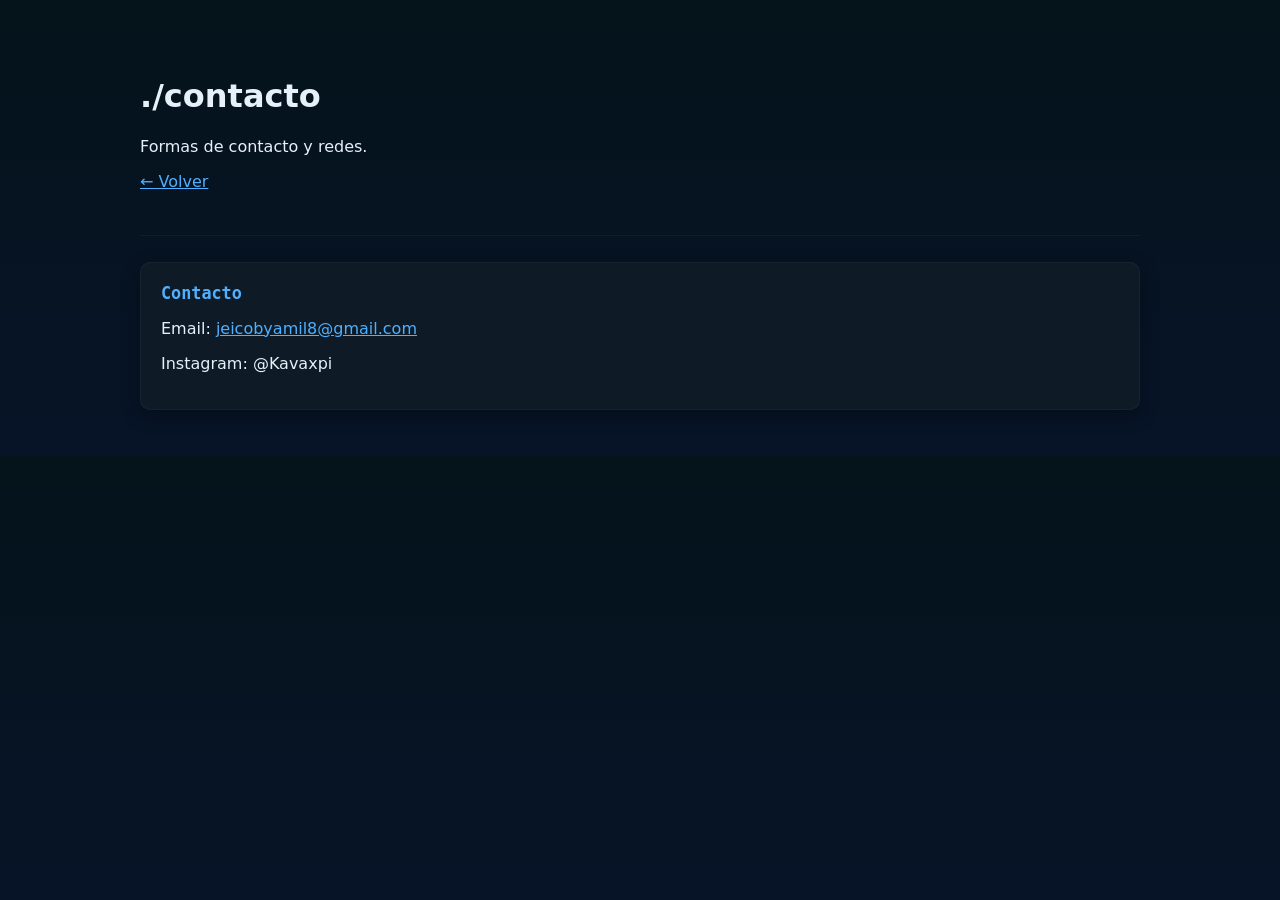
<file: contacto/index.html>
<!doctype html>
<html lang="es">
<head>
  <meta charset="utf-8">
  <meta name="viewport" content="width=device-width,initial-scale=1">
  <title>Contacto — Kavaxpii</title>
  <link rel="stylesheet" href="../css/estilos.css">
</head>
<body>
  <main class="container">
    <header>
      <h1>./contacto</h1>
      <p>Formas de contacto y redes.</p>
      <p><a href="../index.html">← Volver</a></p>
    </header>
    <section class="seccion">
      <h2>Contacto</h2>
      <p>Email: <a href="mailto:jeicobyamil8@gmail.com">jeicobyamil8@gmail.com</a></p>
      <p>Instagram: @Kavaxpi</p>
    </section>
  </main>
</body>
</html>
</file>
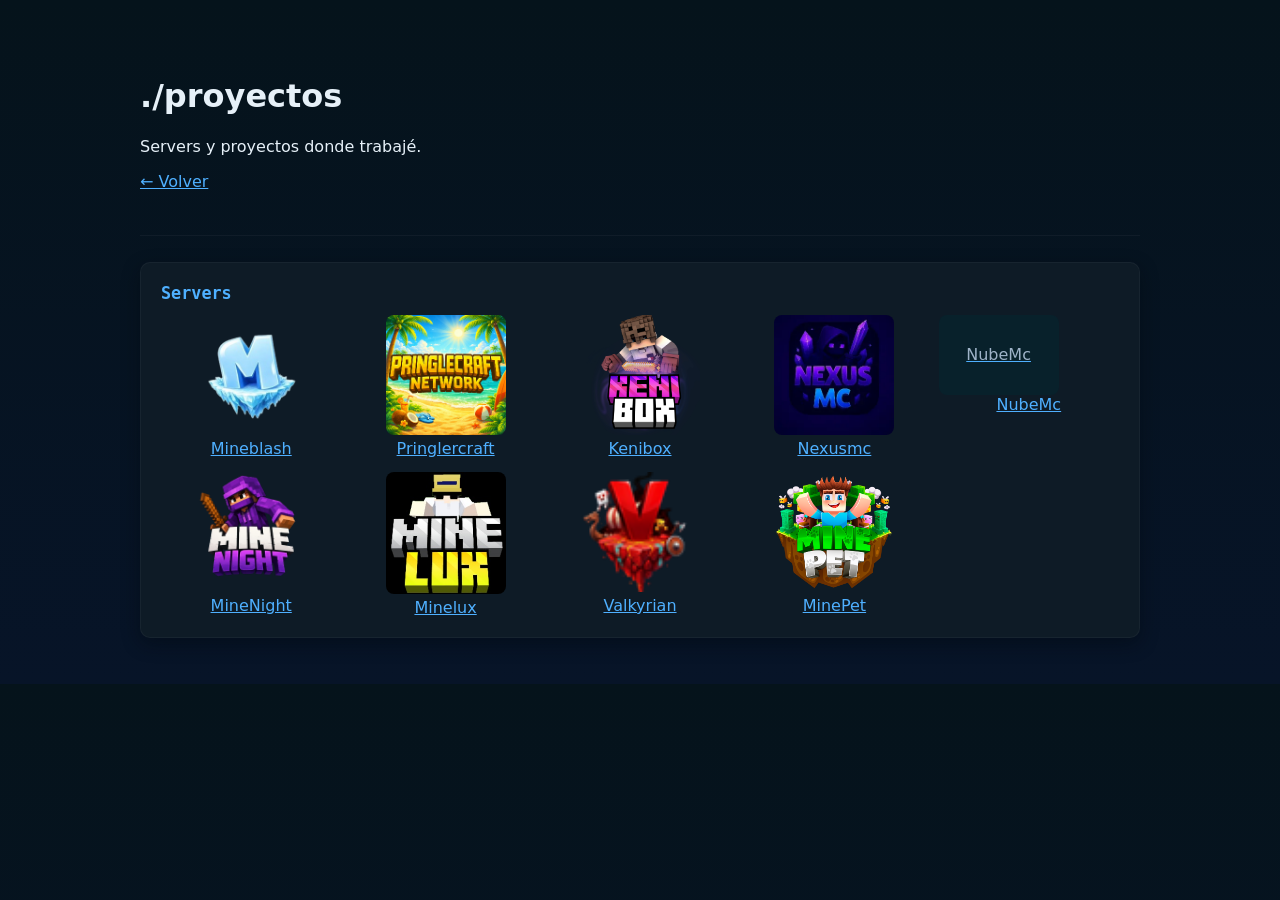
<file: proyectos/index.html>
<!doctype html>
<html lang="es">
<head>
  <meta charset="utf-8">
  <meta name="viewport" content="width=device-width,initial-scale=1">
  <title>Proyectos — Kavaxpii</title>
  <link rel="stylesheet" href="../css/estilos.css">
</head>
<body>
  <main class="container">
    <header>
      <h1>./proyectos</h1>
      <p>Servers y proyectos donde trabajé.</p>
      <p><a href="../index.html">← Volver</a></p>
    </header>

    <section class="seccion">
      <h2>Servers</h2>
      <div class="skills-grid">
        <div><a href="../trayectoria/mineblash.html"><img src="../img/Mineblash.png" alt="Mineblash" style="width:120px;border-radius:8px"></a><div><a href="../trayectoria/mineblash.html">Mineblash</a></div></div>
        <div><a href="../trayectoria/pringlercraft.html"><img src="../img/pringle.png" alt="Pringler" style="width:120px;border-radius:8px"></a><div><a href="../trayectoria/pringlercraft.html">Pringlercraft</a></div></div>
        <div><a href="../trayectoria/kenibox.html"><img src="../img/keni.png" alt="Kenibox" style="width:120px;border-radius:8px"></a><div><a href="../trayectoria/kenibox.html">Kenibox</a></div></div>
        <div><a href="../trayectoria/nexusmc.html"><img src="../img/nexu.webp" alt="Nexusmc" style="width:120px;border-radius:8px"></a><div><a href="../trayectoria/nexusmc.html">Nexusmc</a></div></div>
        <div><a href="../trayectoria/nubemc.html"><div style="width:120px;height:80px;background:#08212b;border-radius:8px;display:flex;align-items:center;justify-content:center;color:var(--muted)">NubeMc</div></a><div><a href="../trayectoria/nubemc.html">NubeMc</a></div></div>
        <div><a href="../trayectoria/minenight.html"><img src="../img/memenight.png" alt="MineNight" style="width:120px;border-radius:8px"></a><div><a href="../trayectoria/minenight.html">MineNight</a></div></div>
        <div><a href="../trayectoria/minelux.html"><img src="../img/minelux.png" alt="Minelux" style="width:120px;border-radius:8px"></a><div><a href="../trayectoria/minelux.html">Minelux</a></div></div>
        <div><a href="../trayectoria/valkyrian.html"><img src="../img/valky.png" alt="Valkyrian" style="width:120px;border-radius:8px"></a><div><a href="../trayectoria/valkyrian.html">Valkyrian</a></div></div>
        <div><a href="../trayectoria/minepet.html"><img src="../img/minepet.png" alt="MinePet" style="width:120px;border-radius:8px"></a><div><a href="../trayectoria/minepet.html">MinePet</a></div></div>
      </div>
    </section>

  </main>
</body>
</html>
</file>
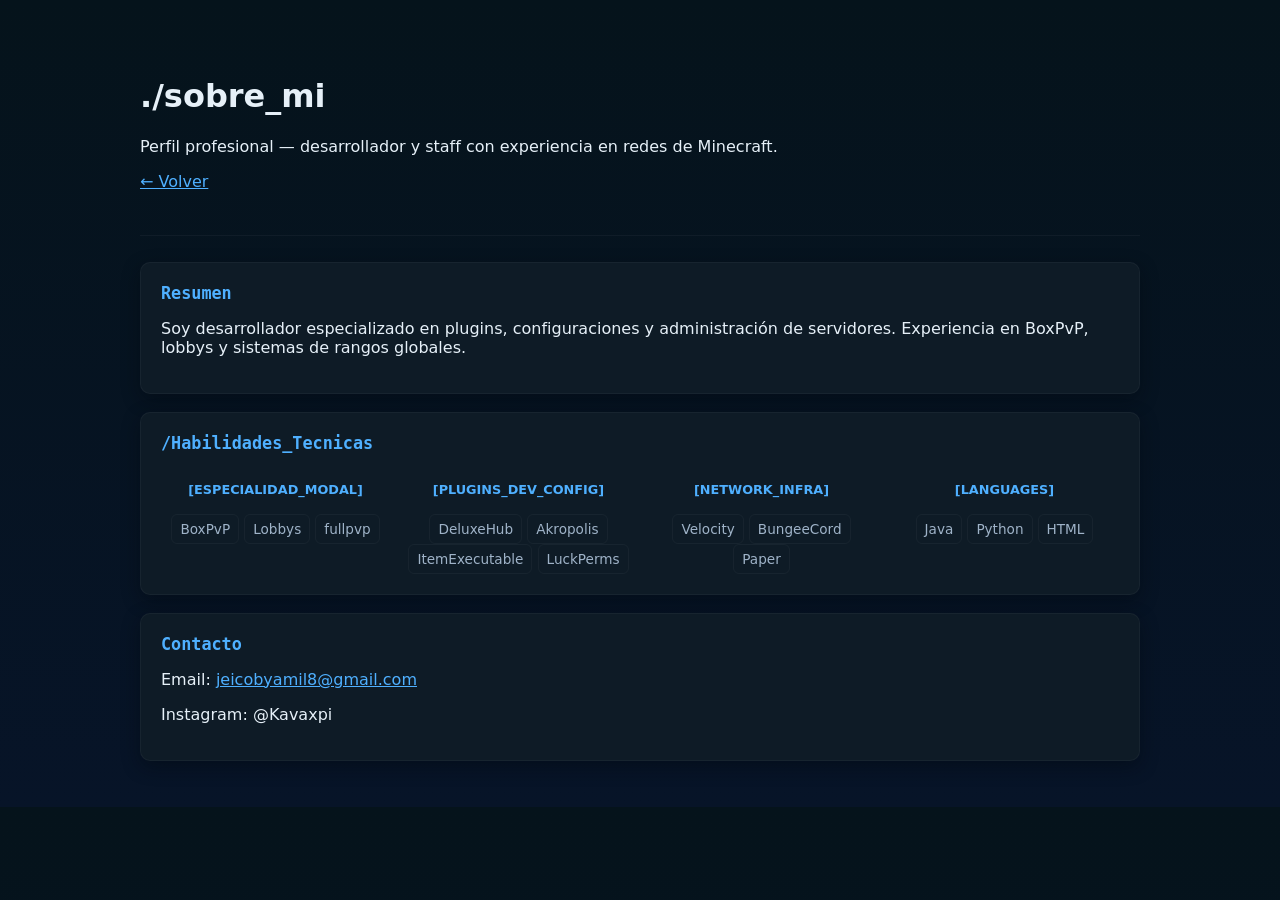
<file: sobre_mi/index.html>
<!doctype html>
<html lang="es">
<head>
  <meta charset="utf-8">
  <meta name="viewport" content="width=device-width,initial-scale=1">
  <title>Sobre mi — Kavaxpii</title>
  <link rel="stylesheet" href="../css/estilos.css">
</head>
<body>
  <main class="container">
    <header>
      <h1>./sobre_mi</h1>
      <p>Perfil profesional — desarrollador y staff con experiencia en redes de Minecraft.</p>
      <p><a href="../index.html">← Volver</a></p>
    </header>

    <section class="seccion">
      <h2>Resumen</h2>
      <p>Soy desarrollador especializado en plugins, configuraciones y administración de servidores. Experiencia en BoxPvP, lobbys y sistemas de rangos globales.</p>
    </section>

    <section class="seccion">
      <h2>/Habilidades_Tecnicas</h2>
      <div class="skills-grid">
        <div>
          <h4 style="color: var(--primario); font-size: 0.8rem;">[ESPECIALIDAD_MODAL]</h4>
          <span class="tag">BoxPvP</span> <span class="tag">Lobbys</span> <span class="tag">fullpvp</span>
        </div>
        <div>
          <h4 style="color: var(--primario); font-size: 0.8rem;">[PLUGINS_DEV_CONFIG]</h4>
          <span class="tag">DeluxeHub</span> <span class="tag">Akropolis</span> <span class="tag">ItemExecutable</span> <span class="tag">LuckPerms</span>
        </div>
        <div>
          <h4 style="color: var(--primario); font-size: 0.8rem;">[NETWORK_INFRA]</h4>
          <span class="tag">Velocity</span> <span class="tag">BungeeCord</span> <span class="tag">Paper</span>
        </div>
        <div>
          <h4 style="color: var(--primario); font-size: 0.8rem;">[LANGUAGES]</h4>
          <span class="tag">Java</span> <span class="tag">Python</span> <span class="tag">HTML</span>
        </div>
      </div>
    </section>

    <section class="seccion">
      <h2>Contacto</h2>
      <p>Email: <a href="mailto:jeicobyamil8@gmail.com">jeicobyamil8@gmail.com</a></p>
      <p>Instagram: @Kavaxpi</p>
    </section>

  </main>
</body>
</html>
</file>
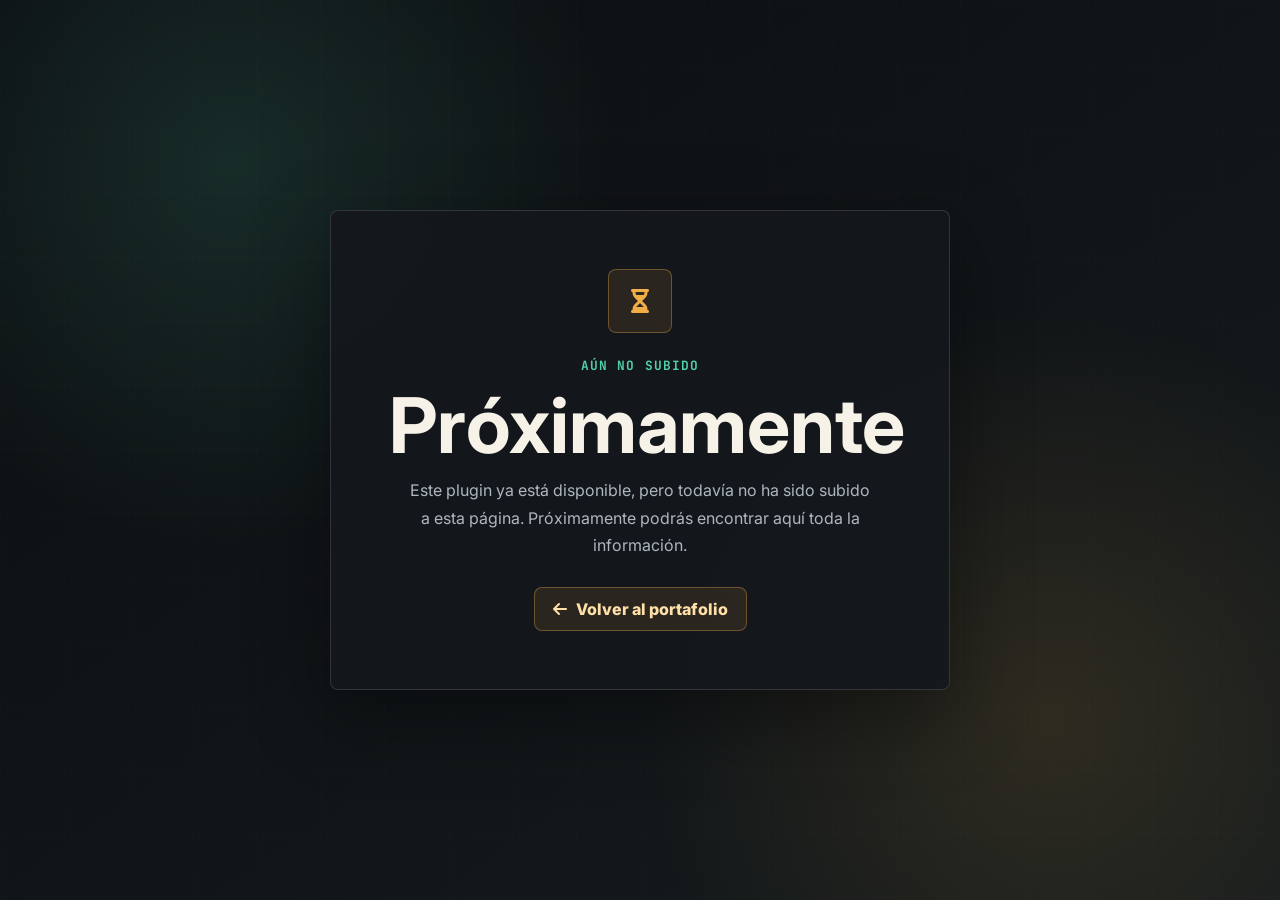
<file: proximamente.html>
<!DOCTYPE html>
<html lang="es">
<head>
    <meta charset="UTF-8">
    <meta name="viewport" content="width=device-width, initial-scale=1.0">
    <meta name="description" content="Proximamente en el portafolio de kavaxpi.">
    <title>Proximamente | kavaxpi</title>
    <link rel="preconnect" href="https://fonts.googleapis.com">
    <link rel="preconnect" href="https://fonts.gstatic.com" crossorigin>
    <link href="https://fonts.googleapis.com/css2?family=Inter:wght@400;600;700;800;900&family=JetBrains+Mono:wght@600;700&display=swap" rel="stylesheet">
    <link rel="stylesheet" href="https://cdnjs.cloudflare.com/ajax/libs/font-awesome/6.7.2/css/all.min.css">
    <style>
        :root {
            --bg: #0c0e11;
            --panel: rgba(20, 24, 28, 0.9);
            --line: rgba(255, 255, 255, 0.13);
            --text: #f7f2e8;
            --muted: #aeb7bf;
            --accent: #f1ae47;
            --accent-2: #51d0a8;
        }

        * { box-sizing: border-box; }

        body {
            min-height: 100vh;
            display: grid;
            place-items: center;
            margin: 0;
            padding: 24px;
            overflow: hidden;
            color: var(--text);
            background:
                radial-gradient(circle at 18% 18%, rgba(81, 208, 168, 0.14), transparent 30%),
                radial-gradient(circle at 82% 80%, rgba(241, 174, 71, 0.12), transparent 32%),
                linear-gradient(145deg, #0c0e11, #151b1d);
            font-family: "Inter", sans-serif;
        }

        body::before {
            content: "";
            position: fixed;
            inset: 0;
            z-index: -1;
            opacity: 0.35;
            background-image:
                linear-gradient(rgba(255, 255, 255, 0.04) 1px, transparent 1px),
                linear-gradient(90deg, rgba(255, 255, 255, 0.04) 1px, transparent 1px);
            background-size: 64px 64px;
        }

        .notice {
            width: min(100%, 620px);
            padding: clamp(28px, 6vw, 58px);
            border: 1px solid var(--line);
            border-radius: 8px;
            background: var(--panel);
            box-shadow: 0 24px 80px rgba(0, 0, 0, 0.4);
            text-align: center;
        }

        .icon {
            width: 64px;
            height: 64px;
            display: grid;
            place-items: center;
            margin: 0 auto 24px;
            border: 1px solid rgba(241, 174, 71, 0.34);
            border-radius: 8px;
            color: var(--accent);
            background: rgba(241, 174, 71, 0.1);
            font-size: 1.5rem;
        }

        .eyebrow {
            color: var(--accent-2);
            font-family: "JetBrains Mono", monospace;
            font-size: 0.8rem;
            font-weight: 700;
            letter-spacing: 0.08em;
            text-transform: uppercase;
        }

        h1 {
            margin: 14px 0;
            font-size: clamp(2.4rem, 8vw, 4.8rem);
            line-height: 0.98;
        }

        p {
            max-width: 470px;
            margin: 0 auto 28px;
            color: var(--muted);
            line-height: 1.7;
        }

        a {
            display: inline-flex;
            align-items: center;
            gap: 9px;
            min-height: 44px;
            padding: 0 18px;
            border: 1px solid rgba(241, 174, 71, 0.34);
            border-radius: 8px;
            color: #ffe0a8;
            background: rgba(241, 174, 71, 0.1);
            font-weight: 800;
            text-decoration: none;
        }

        a:hover { background: rgba(241, 174, 71, 0.18); }
    </style>
</head>
<body>
    <main class="notice">
        <div class="icon"><i class="fa-solid fa-hourglass-half"></i></div>
        <div class="eyebrow">A&uacute;n no subido</div>
        <h1>Pr&oacute;ximamente</h1>
        <p>Este plugin ya est&aacute; disponible, pero todav&iacute;a no ha sido subido a esta p&aacute;gina. Pr&oacute;ximamente podr&aacute;s encontrar aqu&iacute; toda la informaci&oacute;n.</p>
        <a href="index.html"><i class="fa-solid fa-arrow-left"></i> Volver al portafolio</a>
    </main>
</body>
</html>
</file>
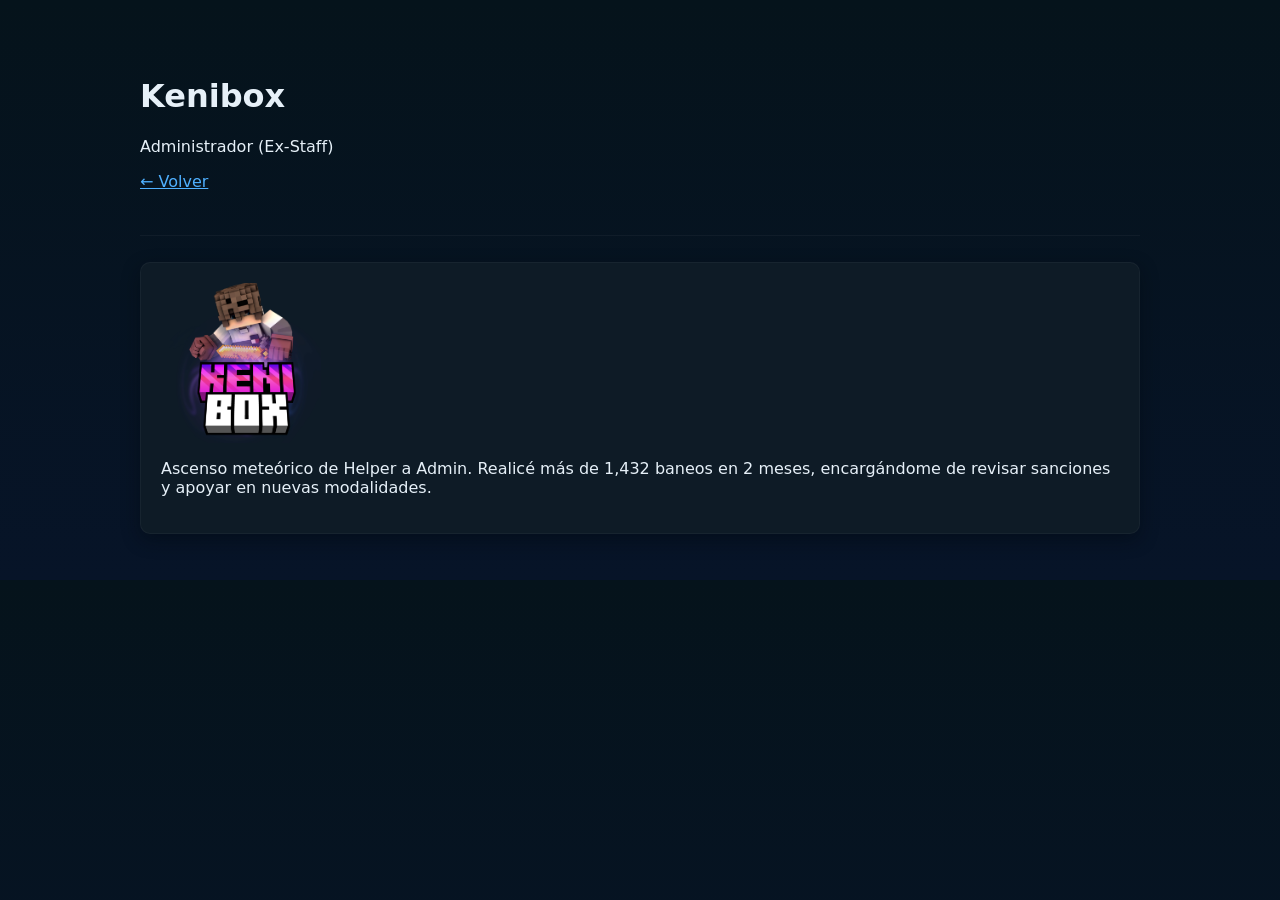
<file: trayectoria/kenibox.html>
<!doctype html>
<html lang="es">
<head>
  <meta charset="utf-8">
  <meta name="viewport" content="width=device-width,initial-scale=1">
  <title>Kenibox — Trayectoria</title>
  <link rel="stylesheet" href="../css/estilos.css">
</head>
<body>
  <main class="container">
    <header>
      <h1>Kenibox</h1>
      <p>Administrador (Ex-Staff)</p>
      <p><a href="../index.html">← Volver</a></p>
    </header>
    <section class="seccion">
      <img src="../img/keni.png" alt="Kenibox" style="width:160px; border-radius:8px; display:block; margin-bottom:12px">
      <p>Ascenso meteórico de Helper a Admin. Realicé más de 1,432 baneos en 2 meses, encargándome de revisar sanciones y apoyar en nuevas modalidades.</p>
    </section>
  </main>
</body>
</html>
</file>
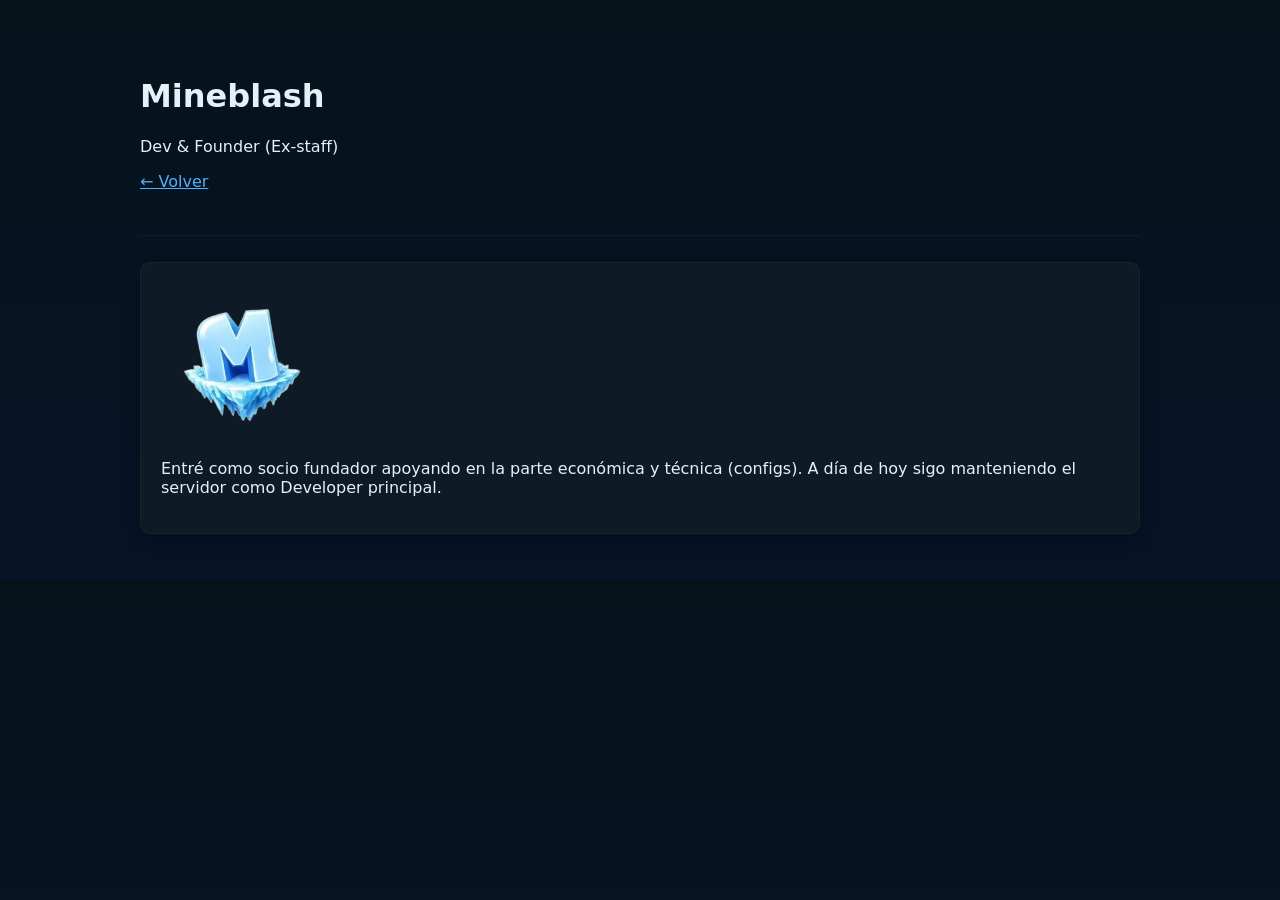
<file: trayectoria/mineblash.html>
<!doctype html>
<html lang="es">
<head>
  <meta charset="utf-8">
  <meta name="viewport" content="width=device-width,initial-scale=1">
  <title>Mineblash — Trayectoria</title>
  <link rel="stylesheet" href="../css/estilos.css">
</head>
<body>
  <main class="container">
    <header>
      <h1>Mineblash</h1>
      <p>Dev & Founder (Ex-staff)</p>
      <p><a href="../index.html">← Volver</a></p>
    </header>
    <section class="seccion">
      <img src="../img/Mineblash.png" alt="Mineblash" style="width:160px; border-radius:8px; display:block; margin-bottom:12px">
      <p>Entré como socio fundador apoyando en la parte económica y técnica (configs). A día de hoy sigo manteniendo el servidor como Developer principal.</p>
    </section>
  </main>
</body>
</html>
</file>
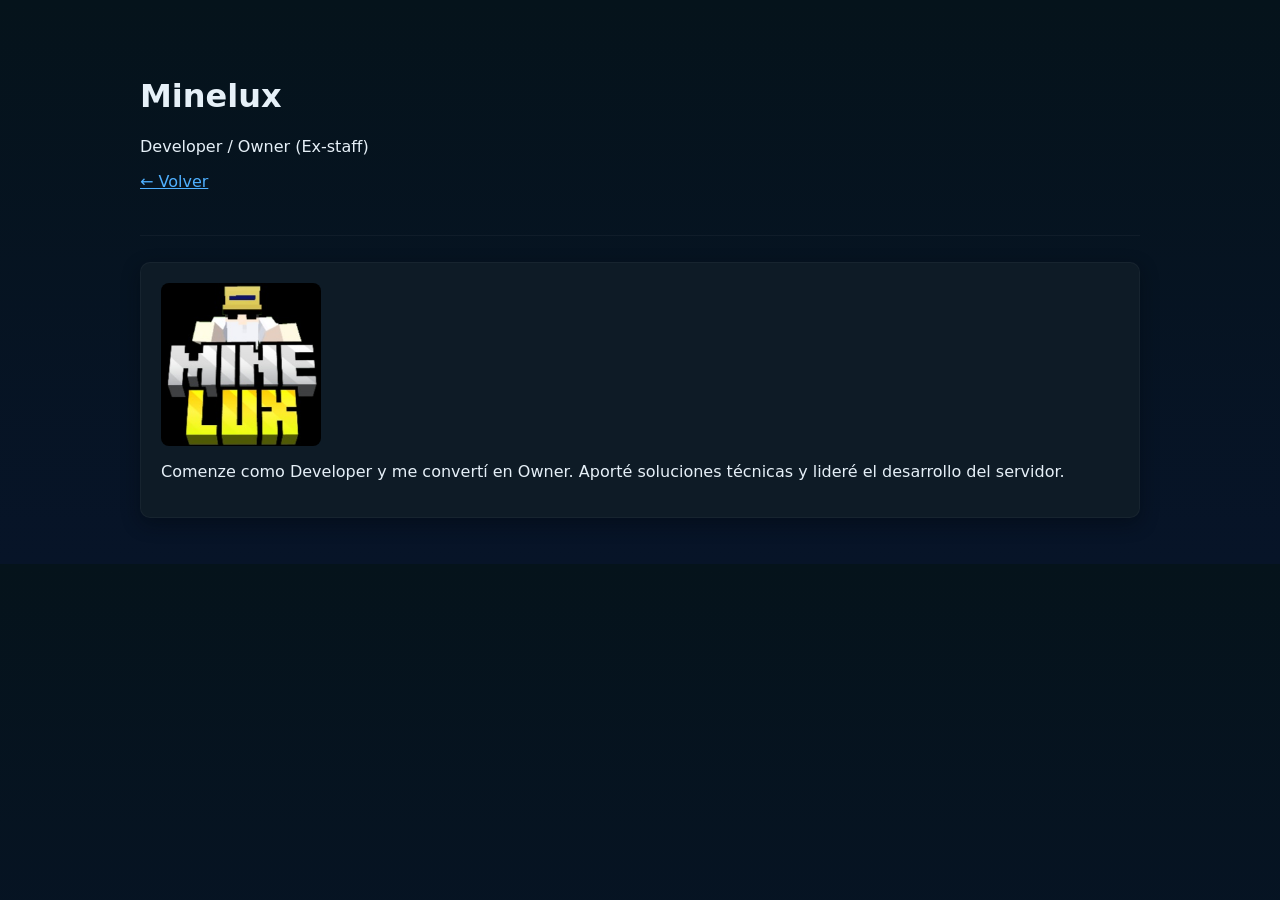
<file: trayectoria/minelux.html>
<!doctype html>
<html lang="es">
<head>
  <meta charset="utf-8">
  <meta name="viewport" content="width=device-width,initial-scale=1">
  <title>Minelux — Trayectoria</title>
  <link rel="stylesheet" href="../css/estilos.css">
</head>
<body>
  <main class="container">
    <header>
      <h1>Minelux</h1>
      <p>Developer / Owner (Ex-staff)</p>
      <p><a href="../index.html">← Volver</a></p>
    </header>
    <section class="seccion">
      <img src="../img/minelux.png" alt="MineLux" style="width:160px; border-radius:8px; display:block; margin-bottom:12px">
      <p>Comenze como Developer y me convertí en Owner. Aporté soluciones técnicas y lideré el desarrollo del servidor.</p>
    </section>
  </main>
</body>
</html>
</file>
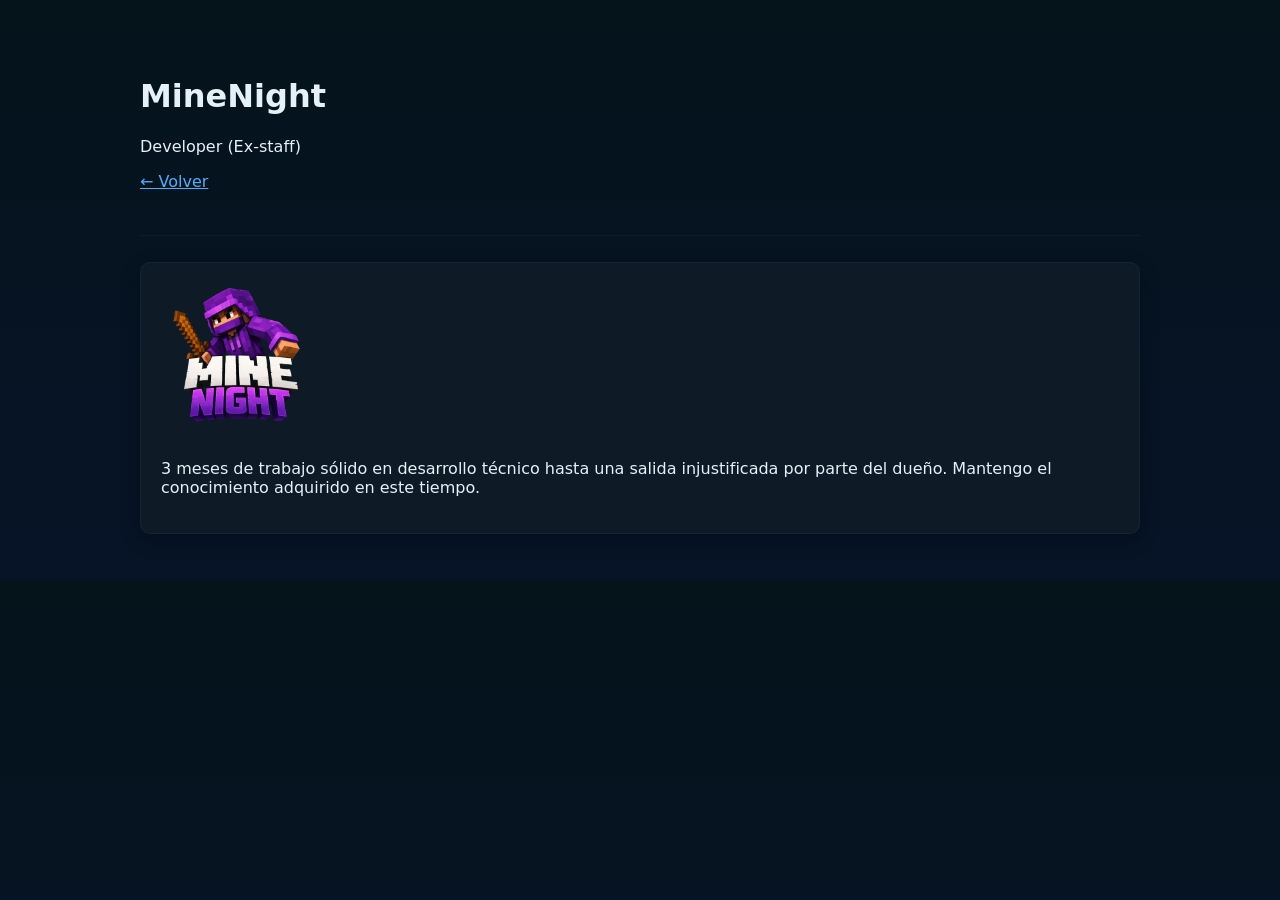
<file: trayectoria/minenight.html>
<!doctype html>
<html lang="es">
<head>
  <meta charset="utf-8">
  <meta name="viewport" content="width=device-width,initial-scale=1">
  <title>MineNight — Trayectoria</title>
  <link rel="stylesheet" href="../css/estilos.css">
</head>
<body>
  <main class="container">
    <header>
      <h1>MineNight</h1>
      <p>Developer (Ex-staff)</p>
      <p><a href="../index.html">← Volver</a></p>
    </header>
    <section class="seccion">
      <img src="../img/memenight.png" alt="MineNight" style="width:160px; border-radius:8px; display:block; margin-bottom:12px">
      <p>3 meses de trabajo sólido en desarrollo técnico hasta una salida injustificada por parte del dueño. Mantengo el conocimiento adquirido en este tiempo.</p>
    </section>
  </main>
</body>
</html>
</file>
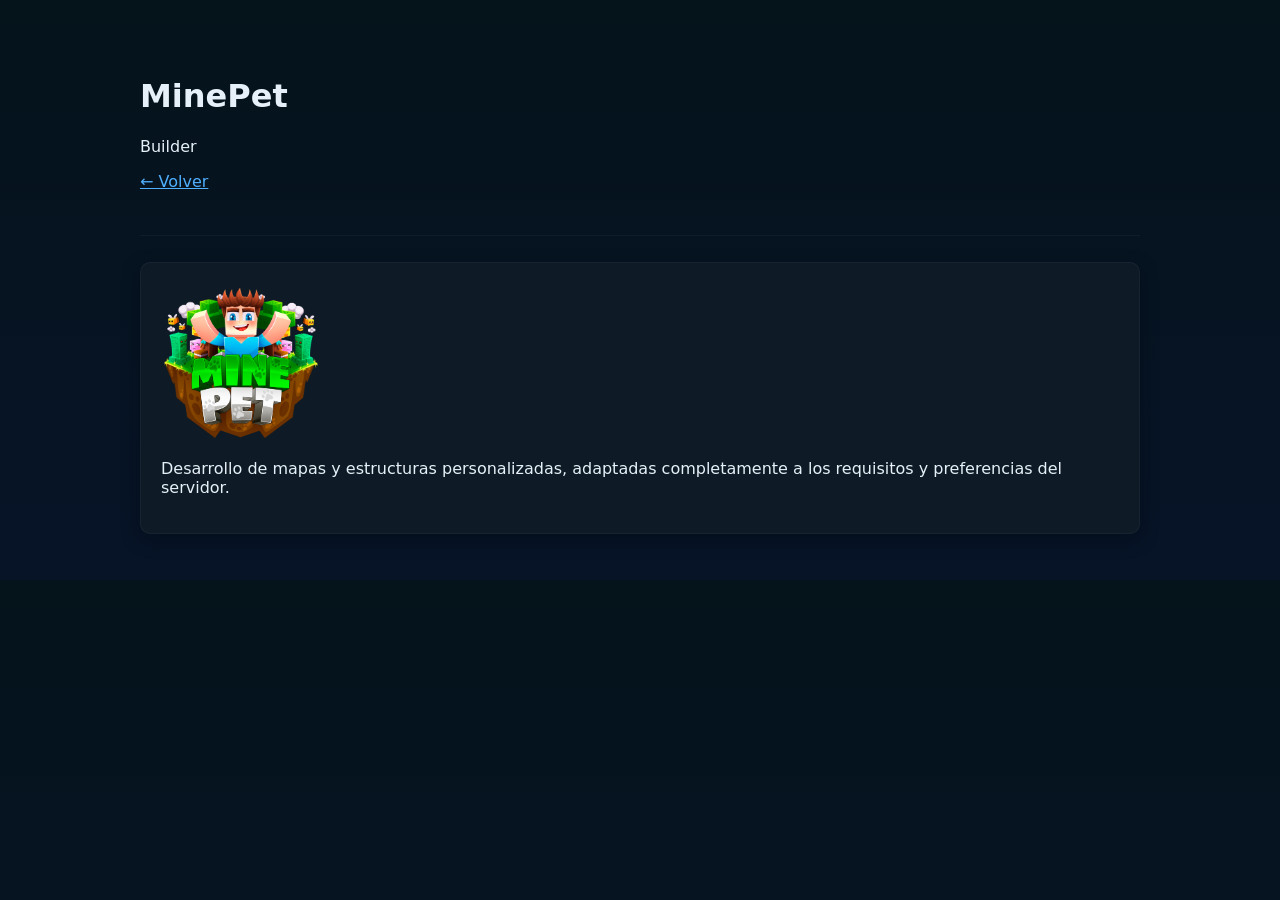
<file: trayectoria/minepet.html>
<!doctype html>
<html lang="es">
<head>
  <meta charset="utf-8">
  <meta name="viewport" content="width=device-width,initial-scale=1">
  <title>MinePet — Trayectoria</title>
  <link rel="stylesheet" href="../css/estilos.css">
</head>
<body>
  <main class="container">
    <header>
      <h1>MinePet</h1>
      <p>Builder</p>
      <p><a href="../index.html">← Volver</a></p>
    </header>
    <section class="seccion">
      <img src="../img/minepet.png" alt="MinePet" style="width:160px; border-radius:8px; display:block; margin-bottom:12px">
      <p>Desarrollo de mapas y estructuras personalizadas, adaptadas completamente a los requisitos y preferencias del servidor.</p>
    </section>
  </main>
</body>
</html>
</file>
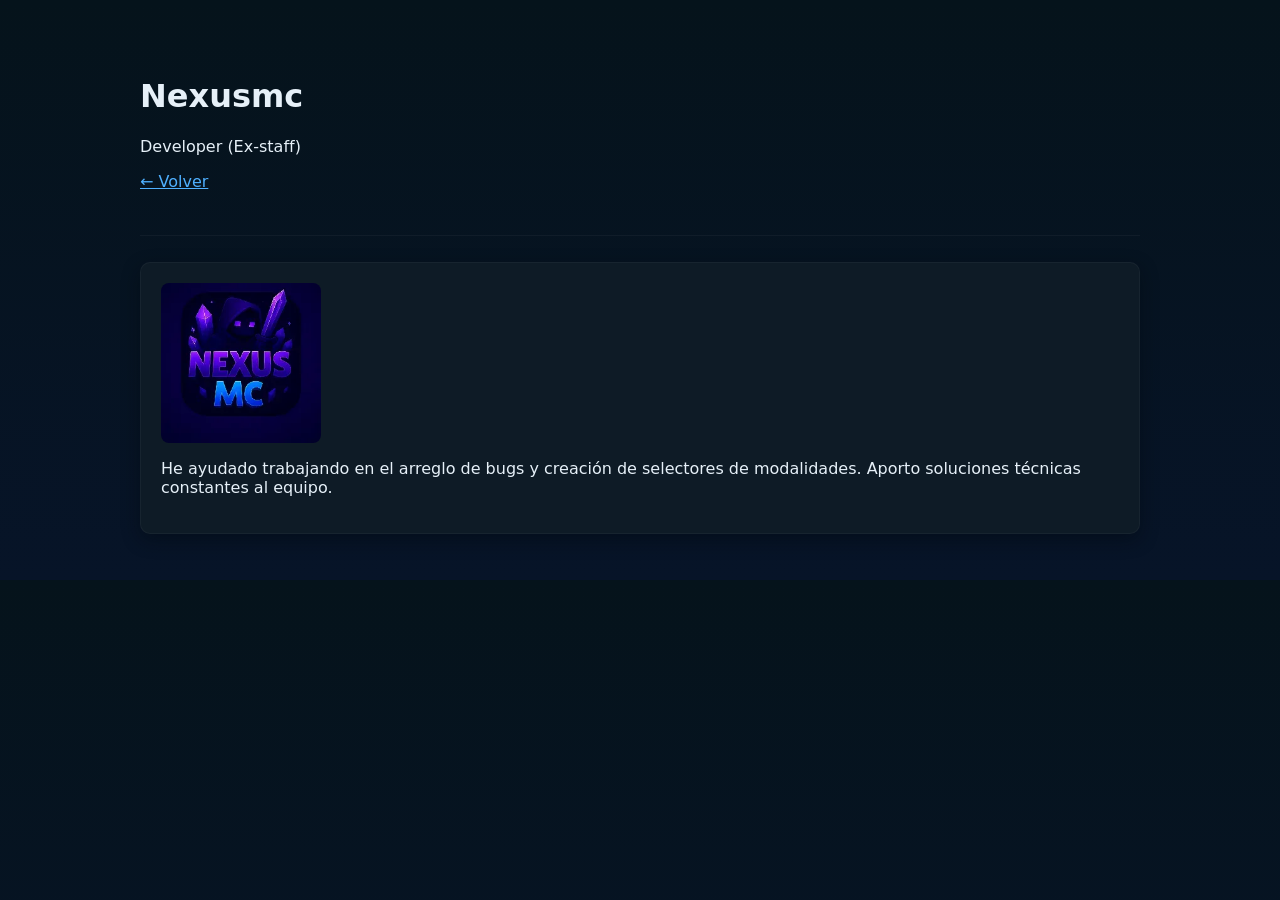
<file: trayectoria/nexusmc.html>
<!doctype html>
<html lang="es">
<head>
  <meta charset="utf-8">
  <meta name="viewport" content="width=device-width,initial-scale=1">
  <title>Nexusmc — Trayectoria</title>
  <link rel="stylesheet" href="../css/estilos.css">
</head>
<body>
  <main class="container">
    <header>
      <h1>Nexusmc</h1>
      <p>Developer (Ex-staff)</p>
      <p><a href="../index.html">← Volver</a></p>
    </header>
    <section class="seccion">
      <img src="../img/nexu.webp" alt="Nexusmc" style="width:160px; border-radius:8px; display:block; margin-bottom:12px">
      <p>He ayudado trabajando en el arreglo de bugs y creación de selectores de modalidades. Aporto soluciones técnicas constantes al equipo.</p>
    </section>
  </main>
</body>
</html>
</file>
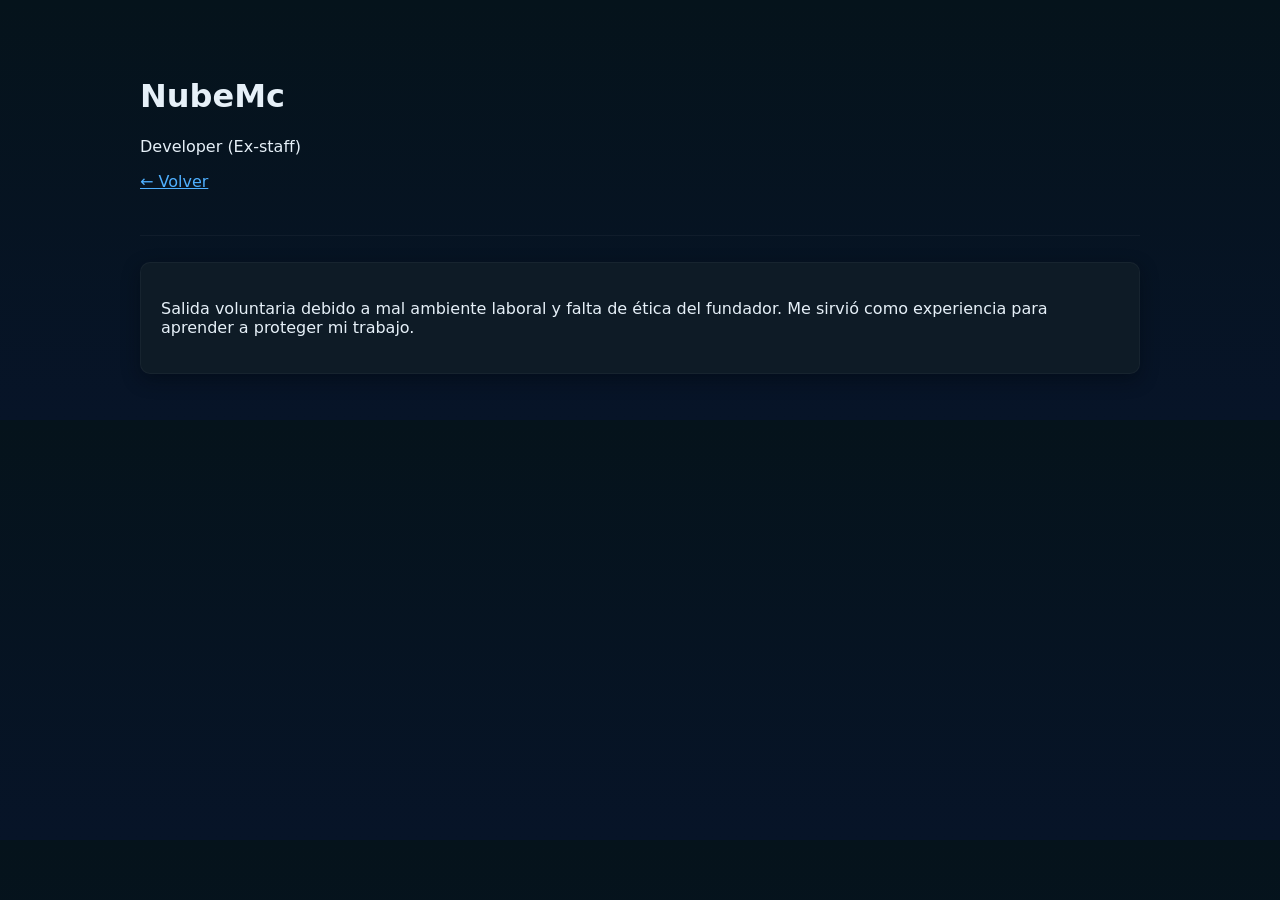
<file: trayectoria/nubemc.html>
<!doctype html>
<html lang="es">
<head>
  <meta charset="utf-8">
  <meta name="viewport" content="width=device-width,initial-scale=1">
  <title>NubeMc — Trayectoria</title>
  <link rel="stylesheet" href="../css/estilos.css">
</head>
<body>
  <main class="container">
    <header>
      <h1>NubeMc</h1>
      <p>Developer (Ex-staff)</p>
      <p><a href="../index.html">← Volver</a></p>
    </header>
    <section class="seccion">
      <p>Salida voluntaria debido a mal ambiente laboral y falta de ética del fundador. Me sirvió como experiencia para aprender a proteger mi trabajo.</p>
    </section>
  </main>
</body>
</html>
</file>
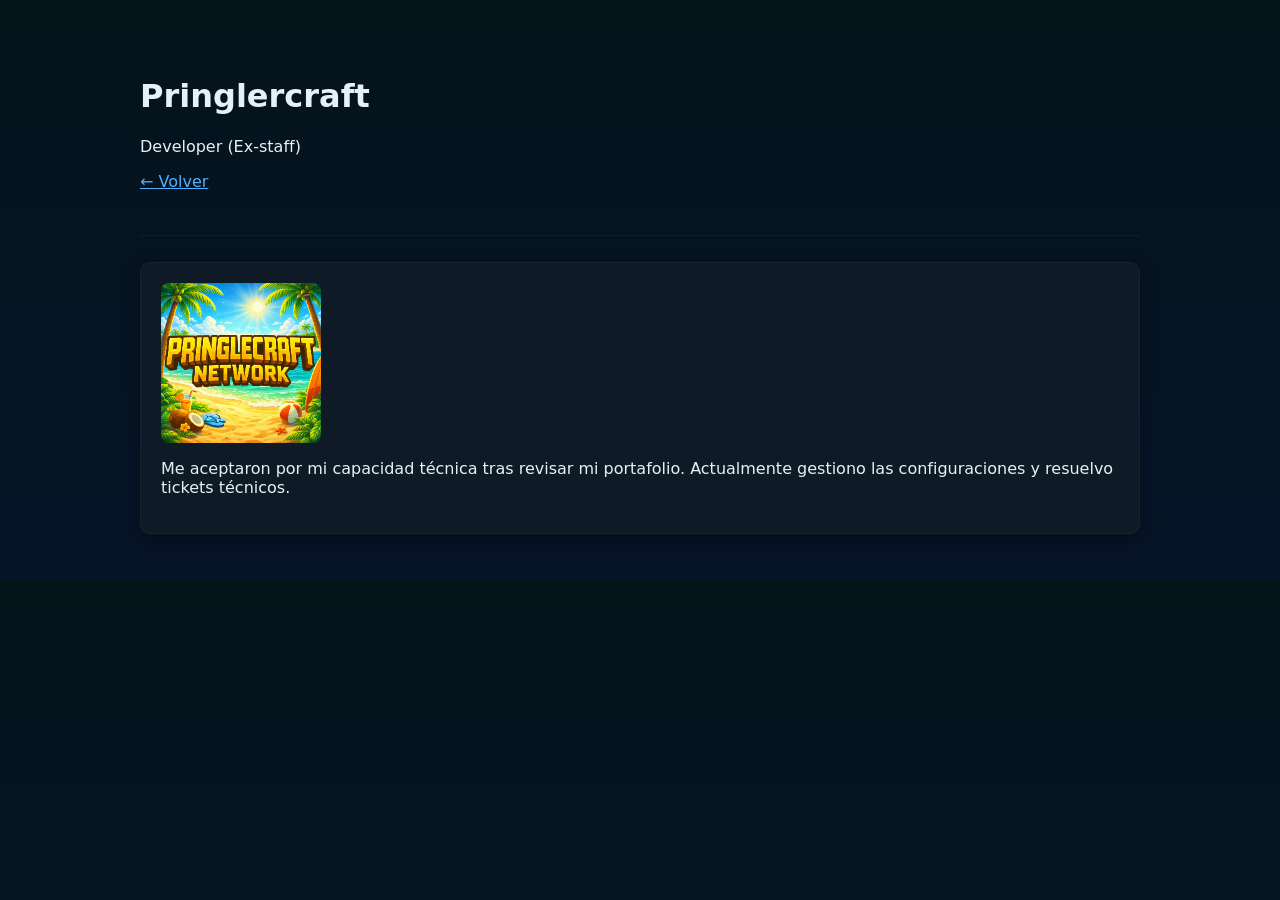
<file: trayectoria/pringlercraft.html>
<!doctype html>
<html lang="es">
<head>
  <meta charset="utf-8">
  <meta name="viewport" content="width=device-width,initial-scale=1">
  <title>Pringlercraft — Trayectoria</title>
  <link rel="stylesheet" href="../css/estilos.css">
</head>
<body>
  <main class="container">
    <header>
      <h1>Pringlercraft</h1>
      <p>Developer (Ex-staff)</p>
      <p><a href="../index.html">← Volver</a></p>
    </header>
    <section class="seccion">
      <img src="../img/pringle.png" alt="Pringler" style="width:160px; border-radius:8px; display:block; margin-bottom:12px">
      <p>Me aceptaron por mi capacidad técnica tras revisar mi portafolio. Actualmente gestiono las configuraciones y resuelvo tickets técnicos.</p>
    </section>
  </main>
</body>
</html>
</file>
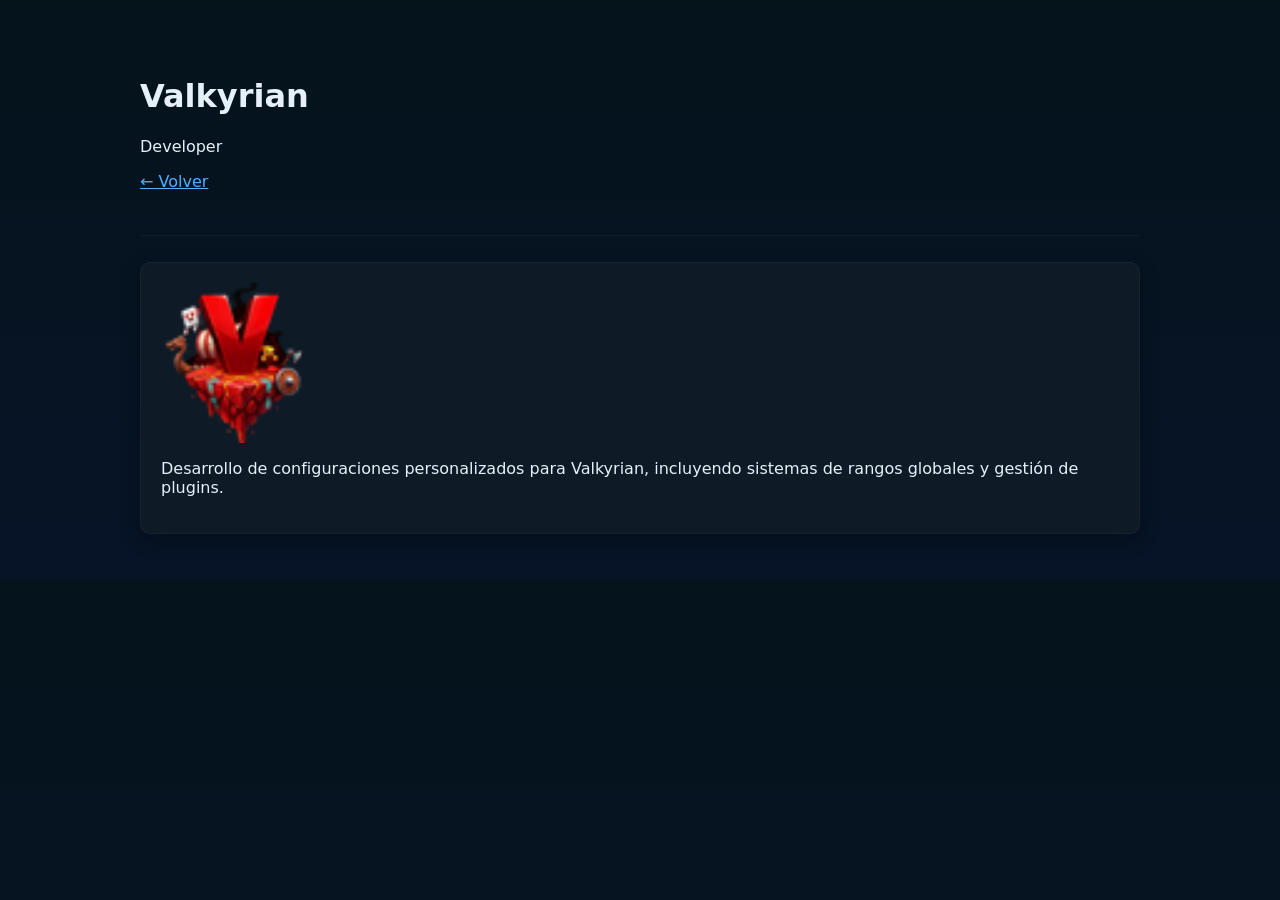
<file: trayectoria/valkyrian.html>
<!doctype html>
<html lang="es">
<head>
  <meta charset="utf-8">
  <meta name="viewport" content="width=device-width,initial-scale=1">
  <title>Valkyrian — Trayectoria</title>
  <link rel="stylesheet" href="../css/estilos.css">
</head>
<body>
  <main class="container">
    <header>
      <h1>Valkyrian</h1>
      <p>Developer</p>
      <p><a href="../index.html">← Volver</a></p>
    </header>
    <section class="seccion">
      <img src="../img/valky.png" alt="Valkyrian" style="width:160px; border-radius:8px; display:block; margin-bottom:12px">
      <p>Desarrollo de configuraciones personalizados para Valkyrian, incluyendo sistemas de rangos globales y gestión de plugins.</p>
    </section>
  </main>
</body>
</html>
</file>
<file: css/estilos.css>
:root {
    --bg: #071428; /* fondo oscuro profesional */
    --card: #0e1b26; /* tarjeta oscura */
    --accent: #4fb0ff; /* acento azul suave */
    --muted: #9fb3c8; /* texto secundario */
    --text: #e6f0f8; /* texto principal claro */
    --texto-gris: #9fb3c8; /* compatibilidad con inline small */
    --border: rgba(255,255,255,0.04);
    --glass: rgba(255,255,255,0.02);
    --primario: #4fb0ff;
}

* { box-sizing: border-box; }
body {
    font-family: 'Inter', system-ui, -apple-system, 'Segoe UI', Roboto, 'Helvetica Neue', Arial;
    background: linear-gradient(180deg,#05131b 0%, var(--bg) 100%);
    color: var(--text);
    margin: 0;
    padding: 28px 18px;
    -webkit-font-smoothing:antialiased;
}

.container { max-width: 1000px; margin: 0 auto; }

header { padding: 28px 0; border-bottom: 1px solid var(--border); margin-bottom: 26px }
.brand { display:flex; align-items:center; gap:14px }
.brand .logo { font-family: 'Fira Code', monospace; font-weight:600; color:var(--accent); font-size:1.1rem }
.brand .title { font-size:1.6rem; margin:0; color:var(--text) }
.sub { color:var(--muted); margin-top:6px }

.info-personal { display:flex; flex-wrap:wrap; gap:10px; margin-top:12px }
.dato { background:transparent; color:var(--text); padding:8px 12px; border-radius:8px; border:1px solid var(--border); font-size:0.9rem }
a.dato { text-decoration:none }

.seccion { background:var(--card); padding:20px; border-radius:10px; margin-bottom:18px; border:1px solid var(--border); box-shadow: 0 6px 18px rgba(2,8,15,0.45) }
h2 { margin:0 0 12px; color:var(--accent); font-family:'Fira Code', monospace; font-size:1.05rem }

.skills-grid { display:grid; grid-template-columns:repeat(auto-fit,minmax(180px,1fr)); gap:14px }
.tag { display:inline-block; background:transparent; color:var(--muted); padding:6px 8px; border-radius:6px; border:1px solid var(--border); font-size:0.85rem }

.historia-item { display:flex; gap:16px; align-items:flex-start; padding:14px; border-radius:8px; border:1px solid var(--border); background:linear-gradient(180deg,#071826,#0e2430) }
.server-img { width:64px; height:64px; object-fit:cover; border-radius:6px; border:1px solid rgba(255,255,255,0.03) }
.no-img-placeholder { width:64px; height:64px; display:flex; align-items:center; justify-content:center; background:#08212b; color:var(--muted); border-radius:6px; border:1px solid var(--border) }

.puesto { color:var(--accent); font-weight:600; display:block; margin-bottom:6px }
.descripcion { color:var(--muted); margin:6px 0 0 }

footer { text-align:center; margin-top:24px; color:var(--muted); font-size:0.9rem }

@media (max-width:700px) { .historia-item { flex-direction:row } .brand { flex-direction:column; align-items:flex-start } }
/* Top navigation (in example style) */
.top-nav { display:flex; gap:18px; justify-content:center; padding:12px 0; margin-bottom:18px }
.top-nav a { color:var(--muted); text-decoration:none; padding:8px 12px; border-radius:8px; border:1px solid transparent }
.top-nav a[data-page-link='trayectoria'], .top-nav a:hover { color:var(--text); background:linear-gradient(180deg, rgba(255,255,255,0.03), rgba(255,255,255,0.01)); border:1px solid rgba(255,255,255,0.03) }

/* Timeline styling similar to the example */
.career-timeline { position:relative; padding-left:28px }
.career-timeline::before { content:''; position:absolute; left:12px; top:8px; bottom:8px; width:2px; background:linear-gradient(180deg, rgba(255,255,255,0.04), rgba(255,255,255,0.02)) }
.career-point { position:relative; margin:18px 0; padding-left:18px }
.career-point .career-dot { position:absolute; left:-6px; top:12px; width:12px; height:12px; border-radius:50%; background:var(--accent); border:2px solid rgba(0,0,0,0.2) }
.career-point .career-content { display:flex; gap:12px; align-items:center }
.career-point img { width:64px; height:64px; object-fit:cover; border-radius:8px }
.career-point h2 { margin:0; font-size:1.05rem; color:var(--text) }

/* Hero / Header refinements */
.hero { display:flex; flex-direction:column; gap:12px; padding:22px; background:linear-gradient(180deg, rgba(255,255,255,0.02), transparent); border-radius:10px }
.brand { display:flex; gap:14px; align-items:center }
.brand .logo { width:56px; height:56px; display:flex; align-items:center; justify-content:center; background:linear-gradient(135deg,var(--accent),#7bd3ff); color:#071428; font-weight:800; border-radius:10px; font-family:'Fira Code', monospace; font-size:1.25rem; box-shadow: 0 6px 18px rgba(11,23,34,0.6) }
.brand .title { margin:0; font-size:1.5rem }
.hero .sub { margin:4px 0 0; color:var(--muted) }

/* Card and button utilities */
.card { background: linear-gradient(180deg, rgba(255,255,255,0.01), rgba(255,255,255,0.02)); border-radius:10px; padding:14px; border:1px solid var(--border); box-shadow: 0 8px 24px rgba(2,8,15,0.5) }
.btn { display:inline-block; padding:8px 12px; border-radius:8px; background:var(--accent); color:#042532; font-weight:700; text-decoration:none; transition:transform .12s ease, box-shadow .12s ease }
.btn:hover { transform:translateY(-2px); box-shadow: 0 8px 18px rgba(79,176,255,0.12) }

/* Links and subtle hover */
a { color:var(--accent); }
a:hover { text-decoration:underline }

/* Projects grid refinement */
.skills-grid > div { text-align:center }
.skills-grid img { transition:transform .18s ease, box-shadow .18s ease }
.skills-grid img:hover { transform:translateY(-6px) scale(1.02); box-shadow: 0 12px 30px rgba(11,23,34,0.45) }

/* Small responsive tweaks */
@media (max-width:700px) {
    .brand .logo { width:48px; height:48px }
    .skills-grid { grid-template-columns:repeat(2,1fr) }
}
</file>
